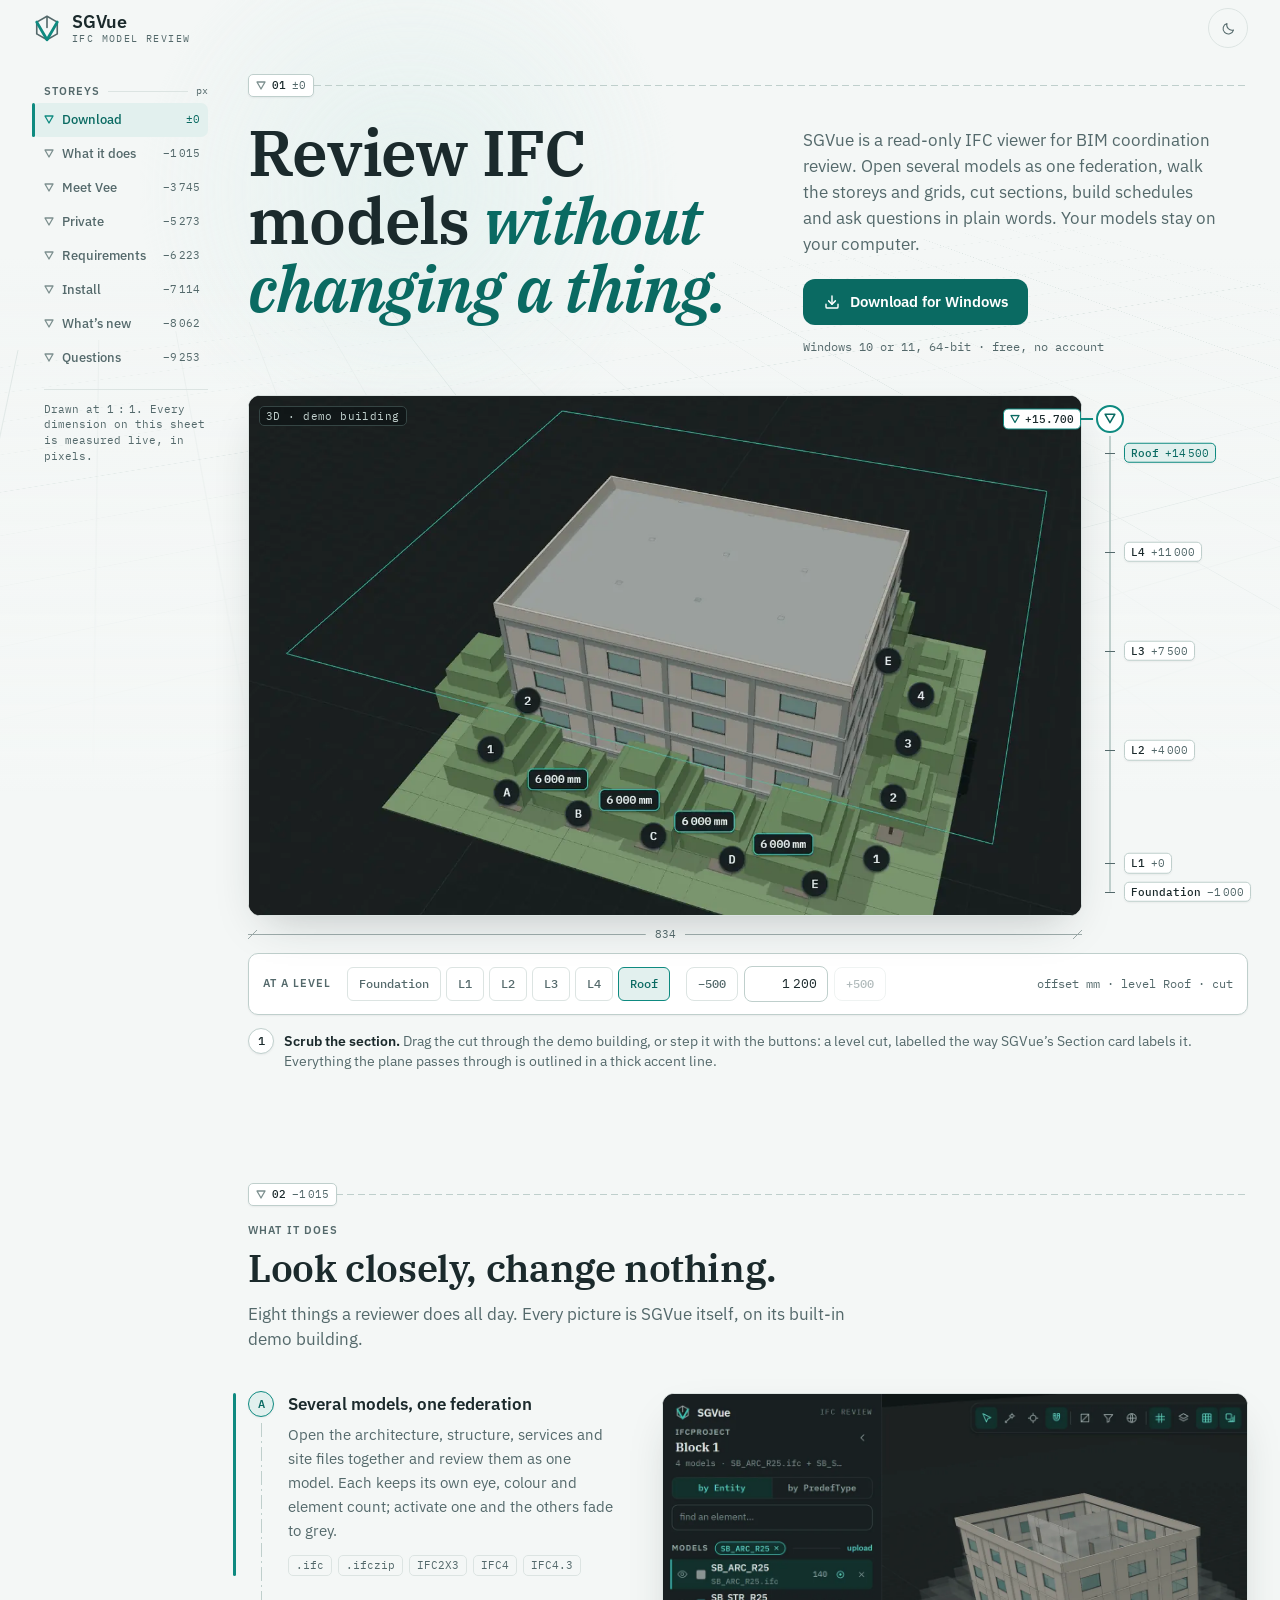
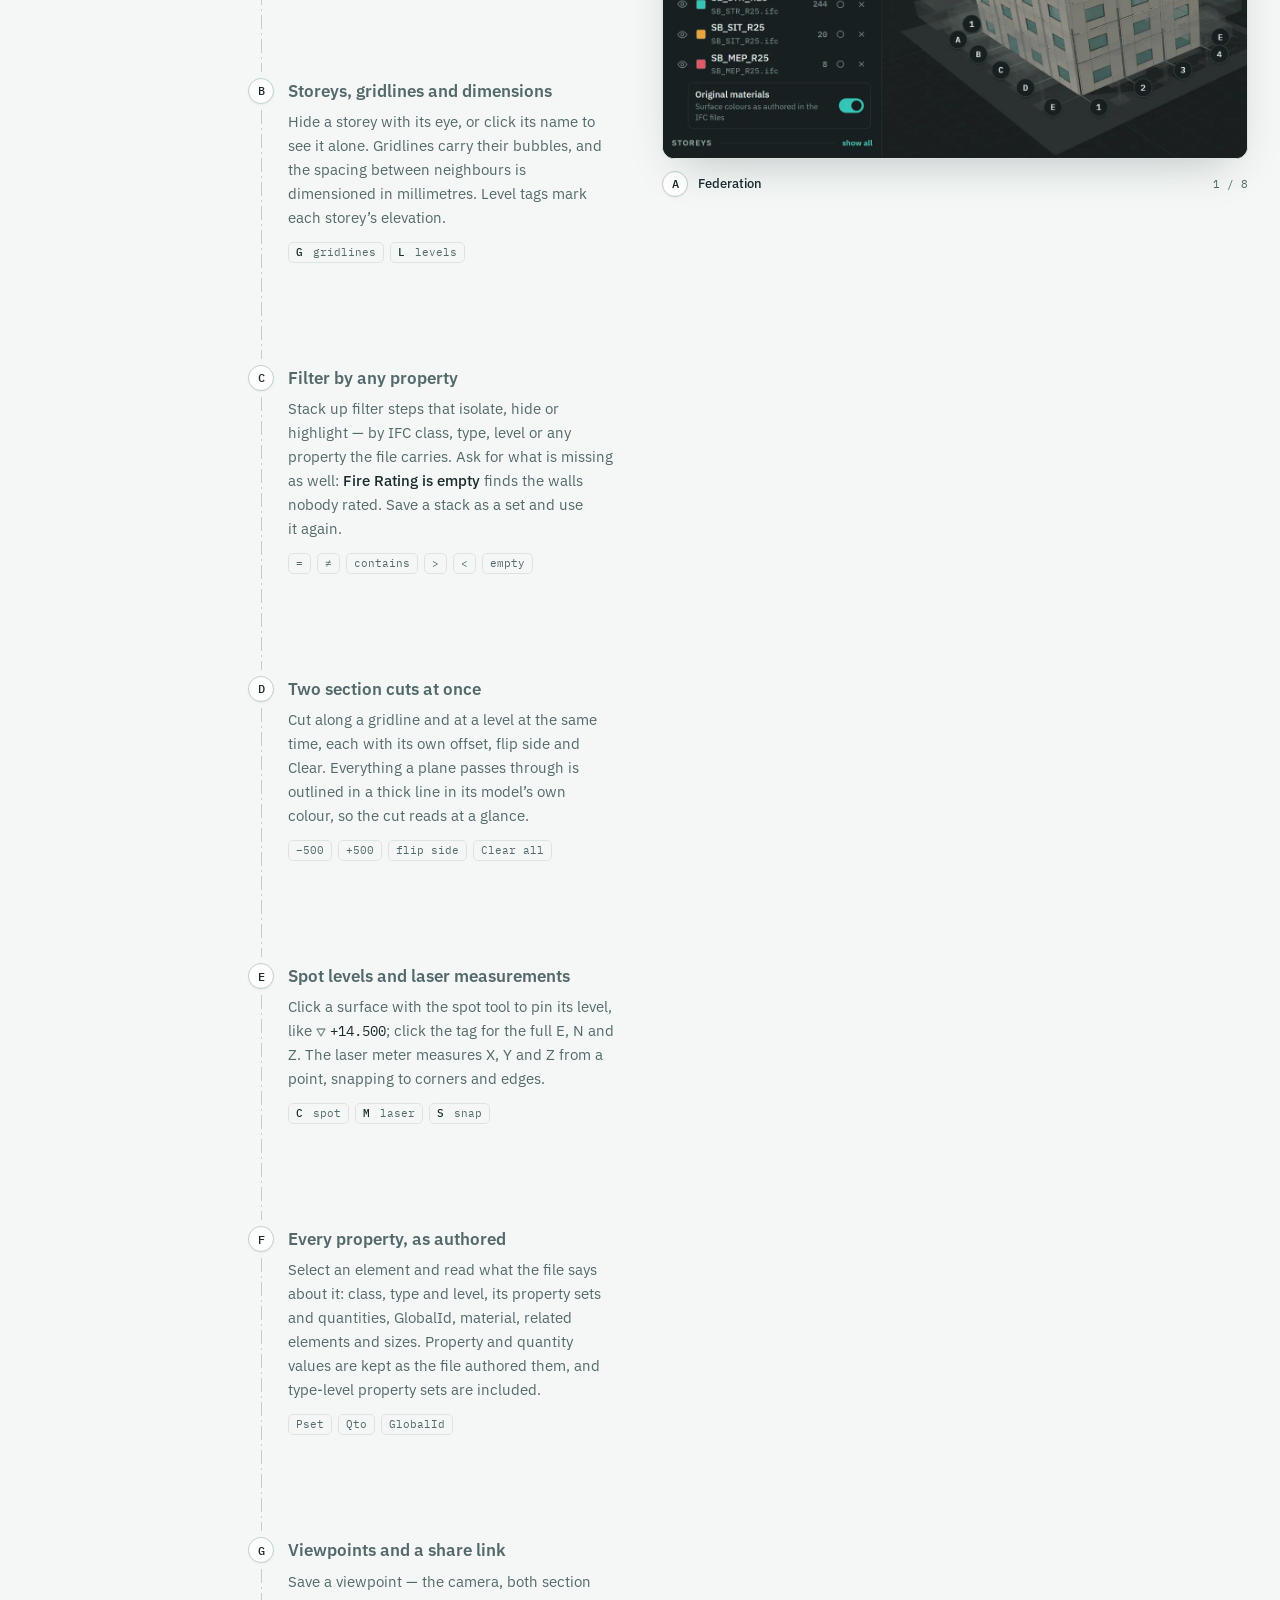
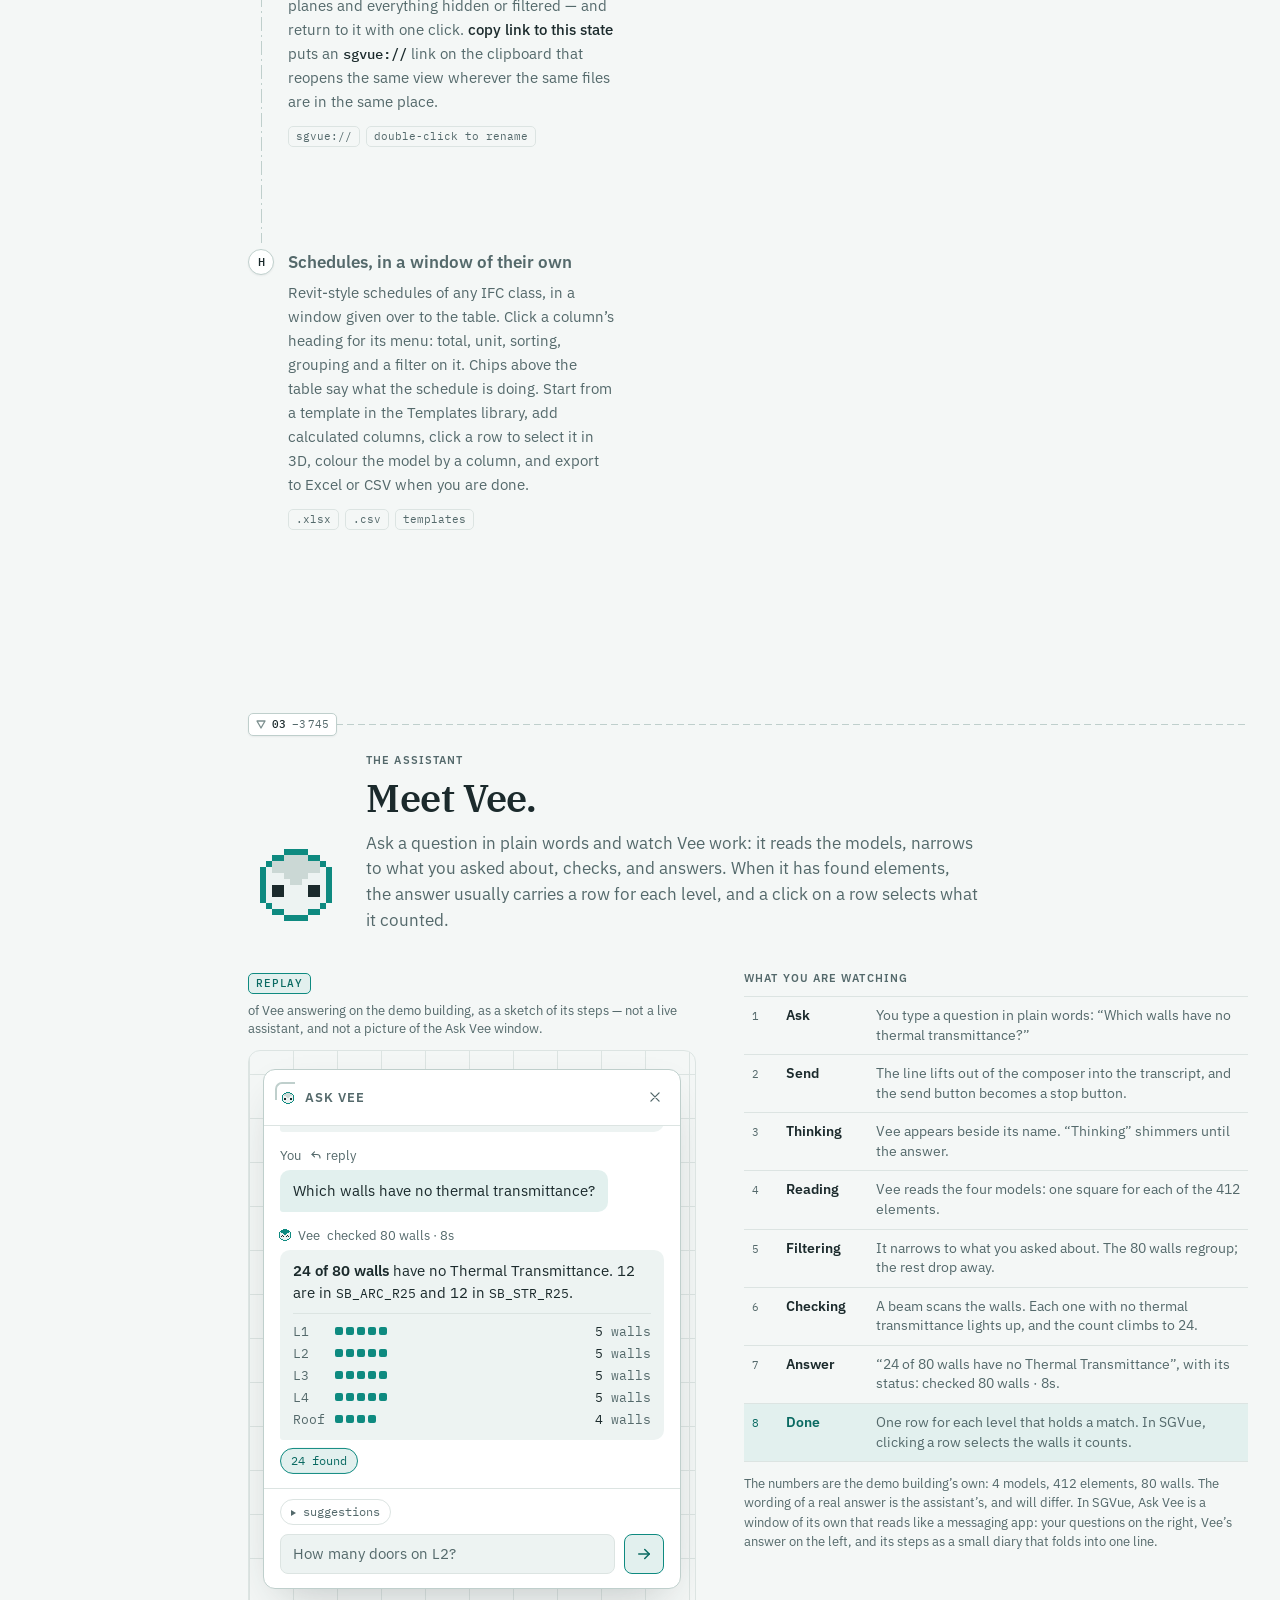
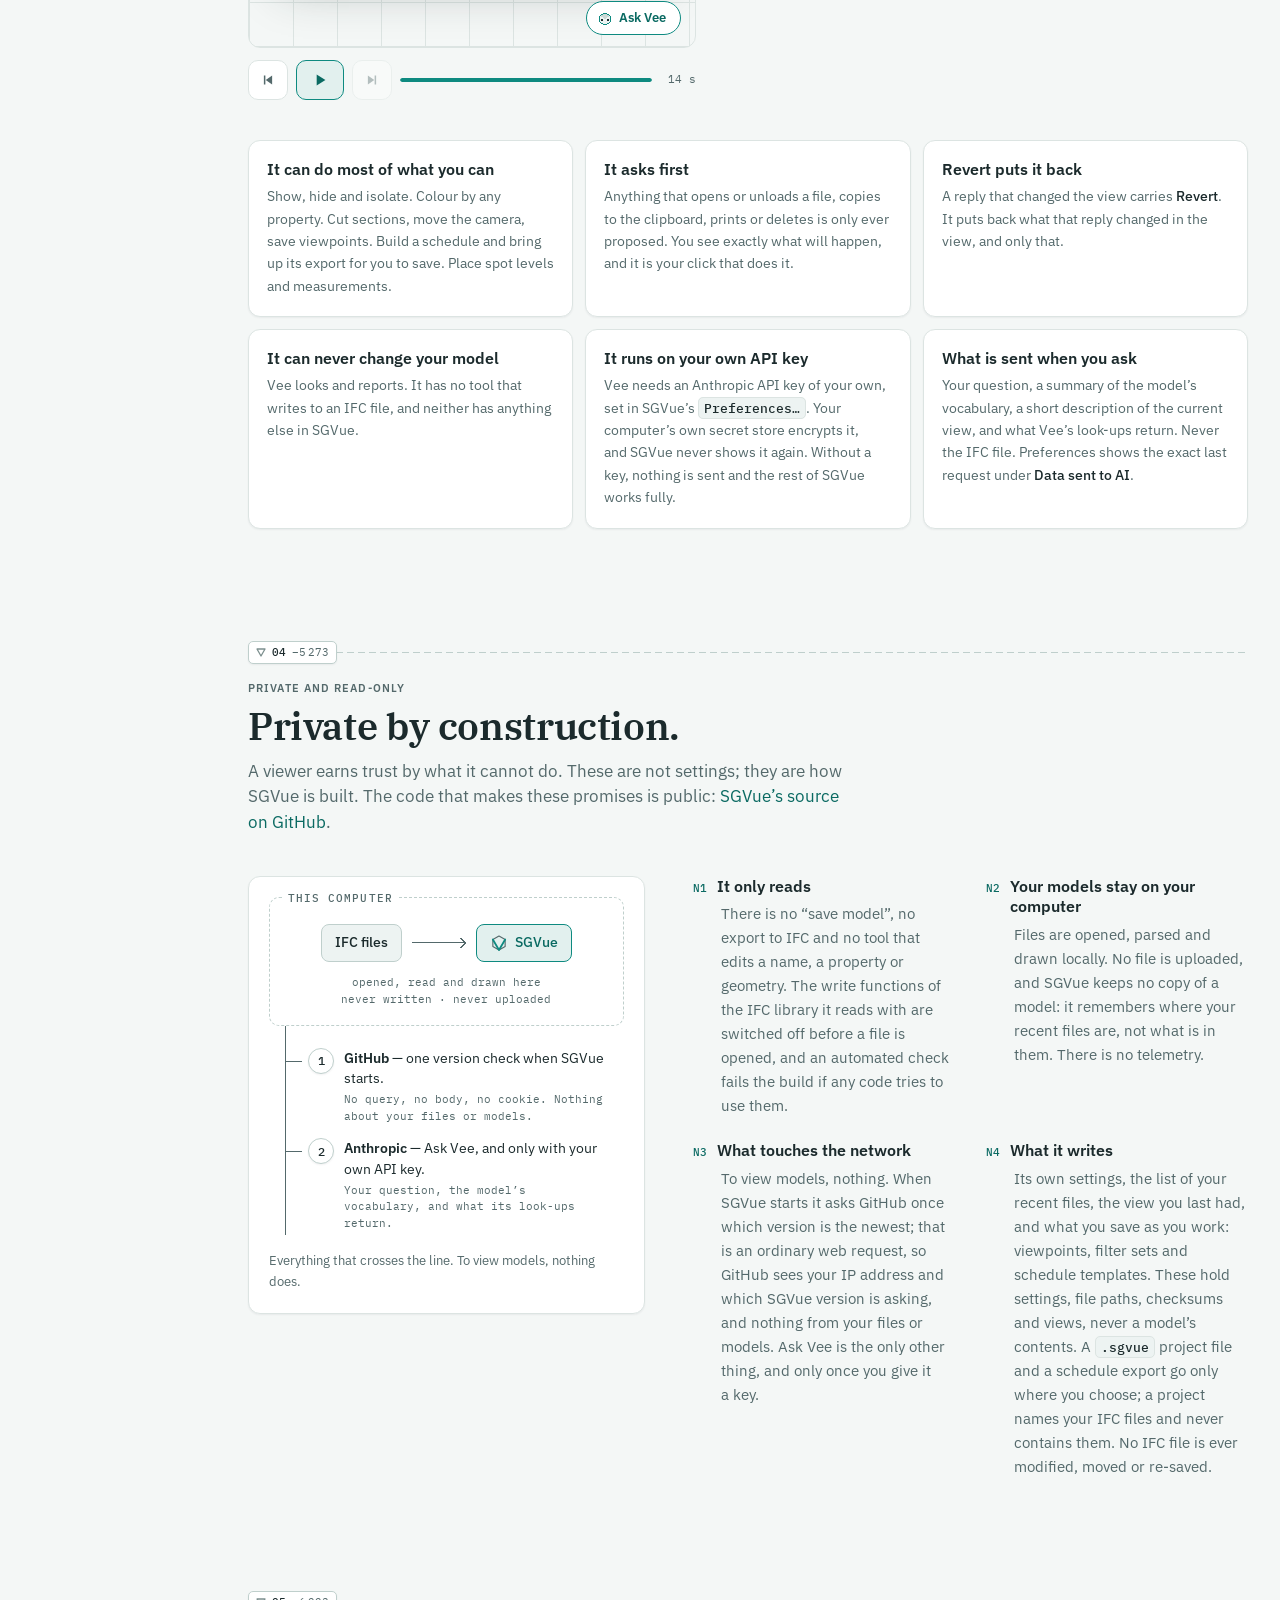
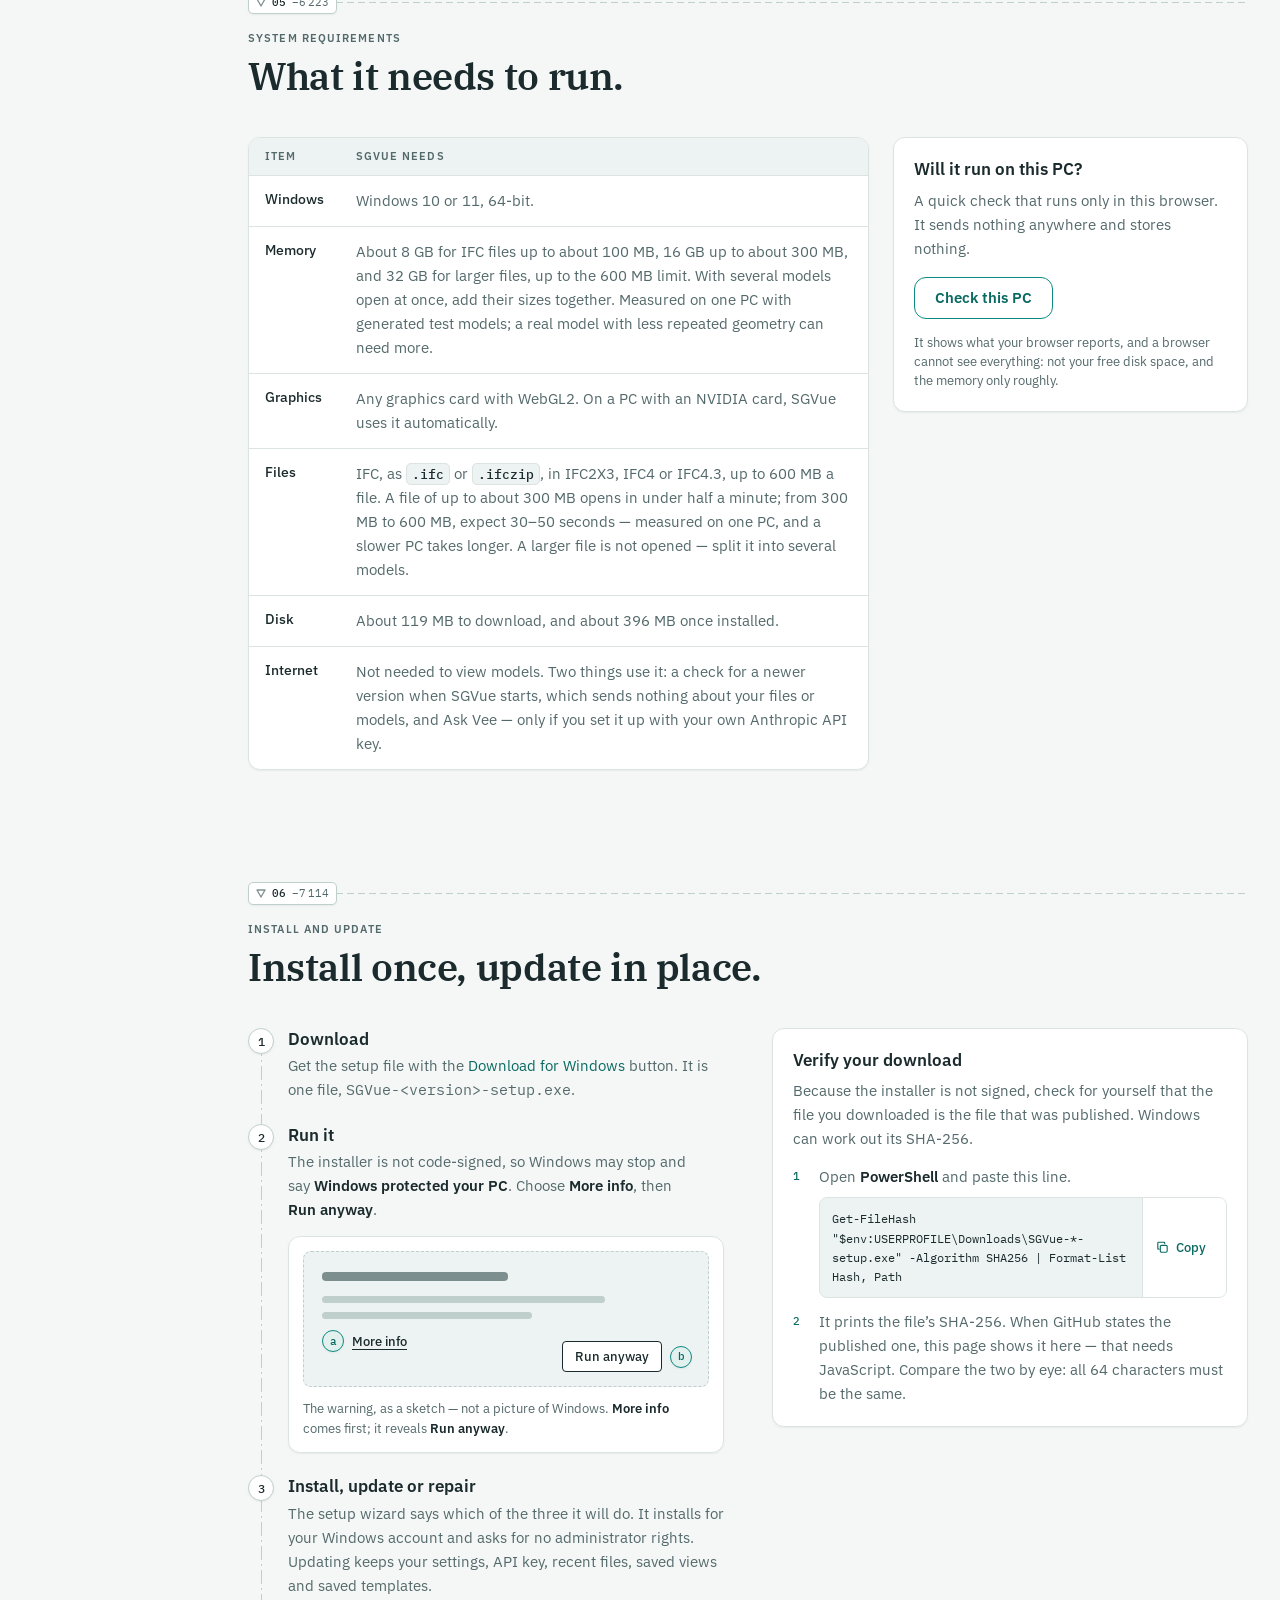
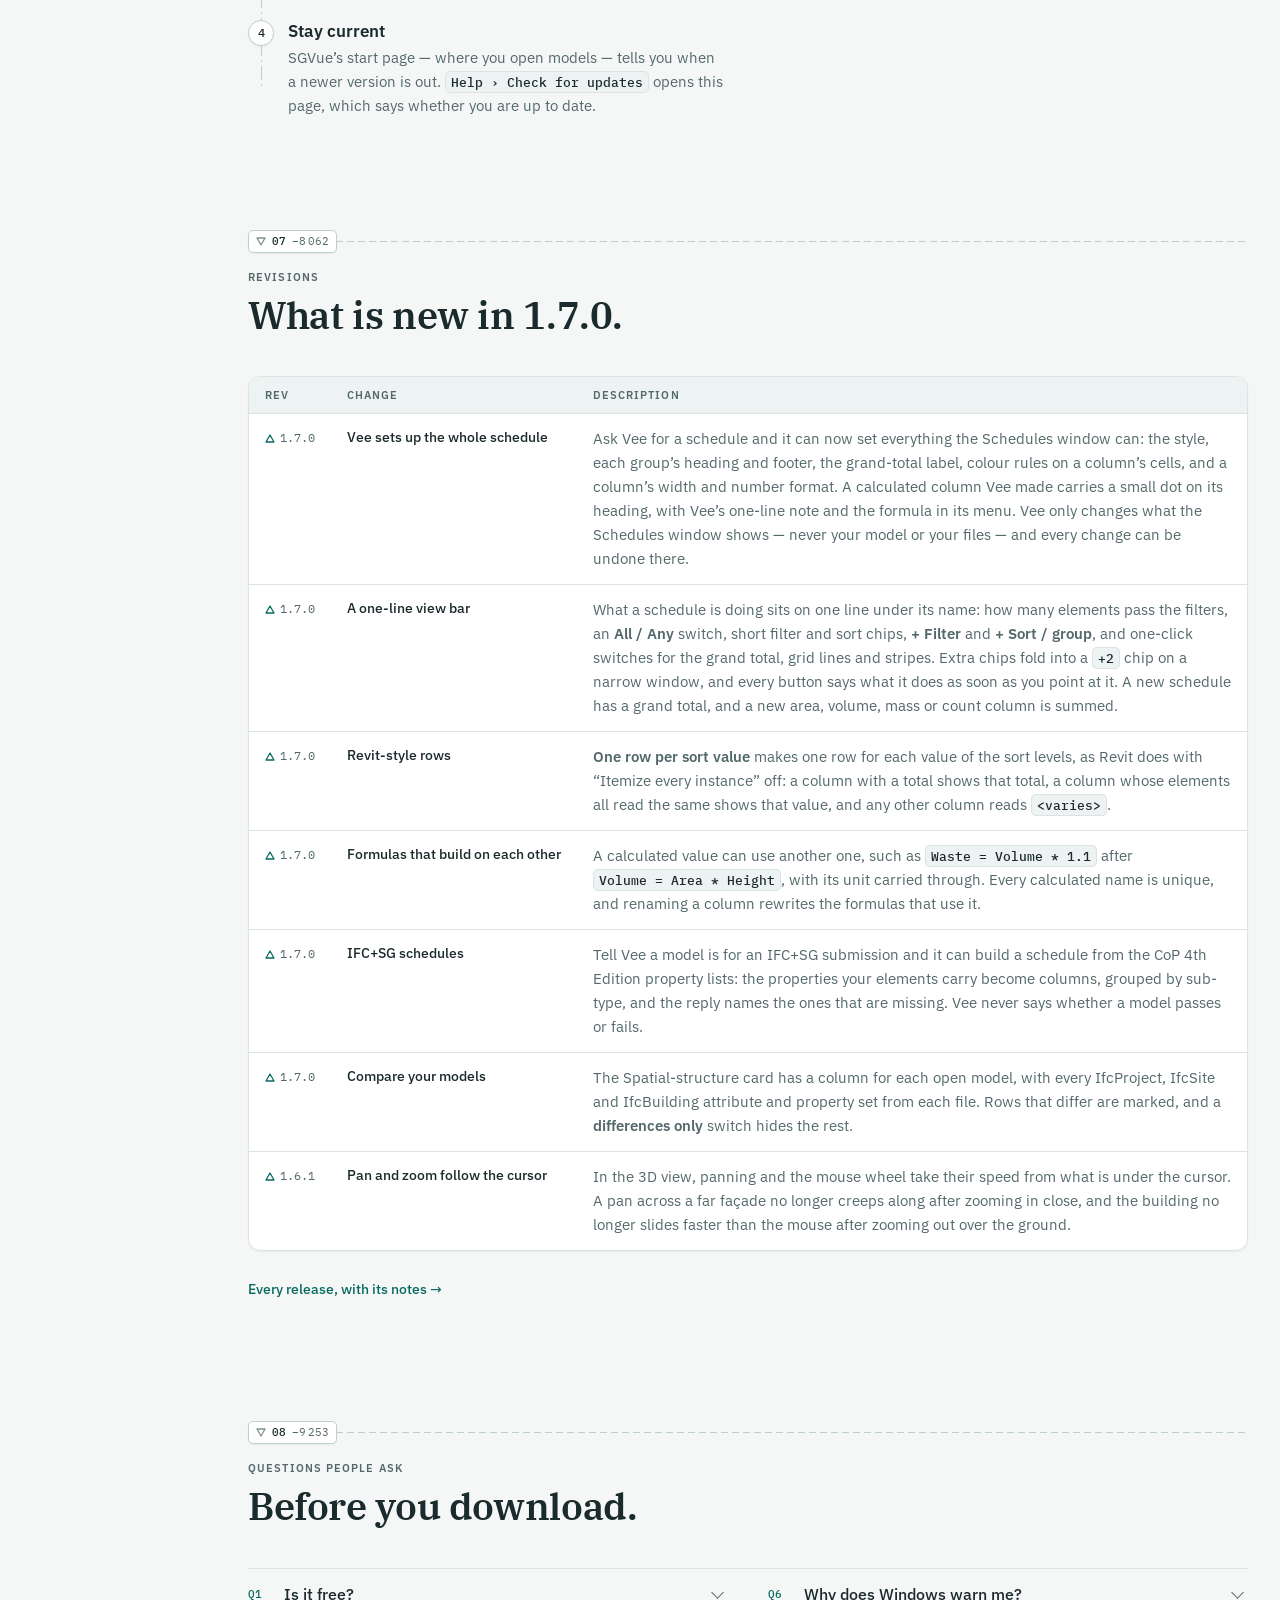
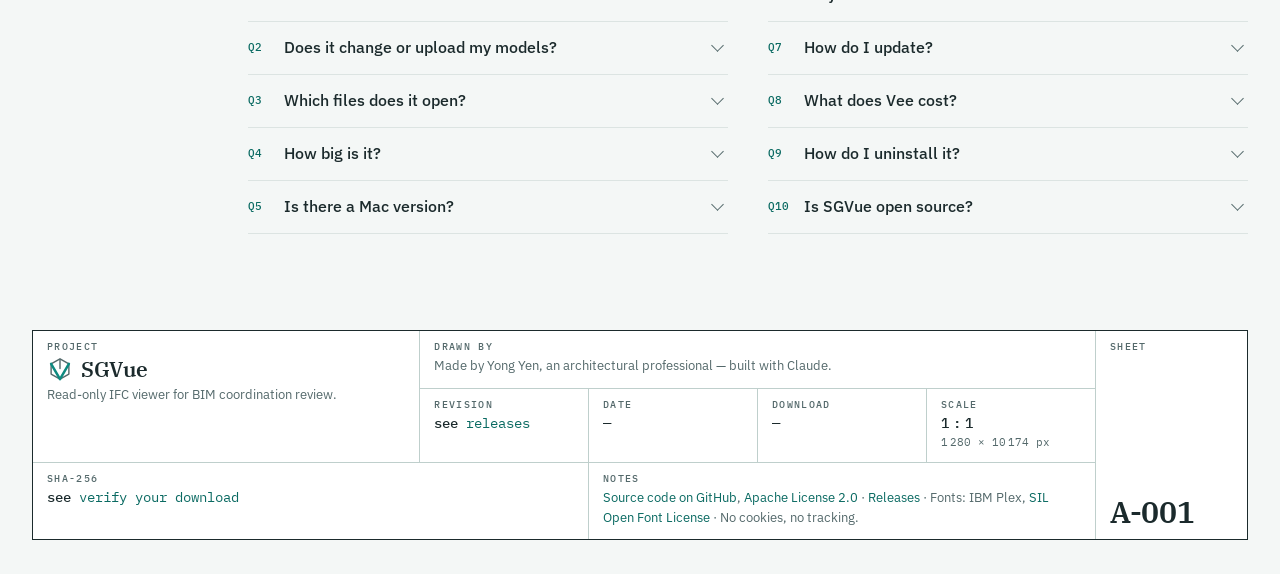
<file: index.html>
<!DOCTYPE html>
<html lang="en">
<head>
<meta charset="utf-8">
<meta name="viewport" content="width=device-width, initial-scale=1">
<meta http-equiv="Content-Security-Policy" content="default-src 'none'; script-src 'self'; style-src 'self'; img-src 'self'; font-src 'self'; connect-src https://api.github.com; base-uri 'none'; form-action 'none'">
<meta name="referrer" content="no-referrer">
<title>SGVue — read-only IFC viewer for BIM coordination review</title>
<meta name="description" content="SGVue is an open-source, read-only IFC viewer for Windows and Mac. Open several models as one federation, walk the storeys and grids, cut sections, build schedules and ask questions. Your models stay on your computer.">
<meta name="author" content="Yong Yen">
<meta name="theme-color" content="#F4F7F6" media="(prefers-color-scheme: light)">
<meta name="theme-color" content="#0F1516" media="(prefers-color-scheme: dark)">
<link rel="canonical" href="https://sgvue.github.io/">
<meta property="og:type" content="website">
<meta property="og:site_name" content="SGVue">
<meta property="og:url" content="https://sgvue.github.io/">
<meta property="og:title" content="SGVue — read-only IFC viewer for BIM coordination review">
<meta property="og:description" content="Open several models as one federation, walk the storeys and grids, cut sections, build schedules and ask questions. Your models stay on your computer.">
<meta property="og:image" content="https://sgvue.github.io/img/og.jpg">
<meta property="og:image:width" content="1200">
<meta property="og:image:height" content="630">
<meta property="og:image:alt" content="The SGVue viewer showing the demo building with its gridlines and dimensions.">
<meta property="og:locale" content="en_SG">
<meta name="twitter:card" content="summary_large_image">
<link rel="icon" href="favicon.ico" sizes="16x16 32x32 48x48">
<link rel="apple-touch-icon" href="apple-touch-icon.png">
<link rel="preload" href="fonts/ibm-plex-sans-latin-400-normal.woff2" as="font" type="font/woff2" crossorigin>
<link rel="preload" href="fonts/ibm-plex-serif-latin-600-normal.woff2" as="font" type="font/woff2" crossorigin>
<link rel="preload" href="fonts/ibm-plex-serif-latin-600-italic.woff2" as="font" type="font/woff2" crossorigin>
<link rel="stylesheet" href="site.css">
<script src="theme.js"></script>
<script defer src="shots.js"></script>
<script defer src="site.js"></script>
<script defer src="scrub.js"></script>
<script defer src="vee.js"></script>
<script defer src="replay.js"></script>
</head>
<body id="top">
<svg class="defs" width="0" height="0" aria-hidden="true" focusable="false">
  <symbol id="i-tri" viewBox="0 0 10 9"><path d="M1 1h8L5 8z" fill="none" stroke="currentColor" stroke-width="1.3" stroke-linejoin="round"/></symbol>
  <symbol id="i-dl" viewBox="0 0 24 24"><g fill="none" stroke="currentColor" stroke-width="1.9" stroke-linecap="round" stroke-linejoin="round"><path d="M12 4v11"/><path d="M7.5 10.5 12 15l4.5-4.5"/><path d="M4 15v3.5A1.5 1.5 0 0 0 5.5 20h13a1.5 1.5 0 0 0 1.5-1.5V15"/></g></symbol>
  <symbol id="i-check" viewBox="0 0 24 24"><path d="M5 13l4.5 4.5L19 7" fill="none" stroke="currentColor" stroke-width="2.6" stroke-linecap="round" stroke-linejoin="round"/></symbol>
  <symbol id="i-copy" viewBox="0 0 24 24"><g fill="none" stroke="currentColor" stroke-width="1.8" stroke-linecap="round" stroke-linejoin="round"><rect x="8.5" y="8.5" width="11" height="11" rx="2"/><path d="M15.5 5.5v-1a1 1 0 0 0-1-1h-9a1 1 0 0 0-1 1v9a1 1 0 0 0 1 1h1"/></g></symbol>
  <symbol id="i-play" viewBox="0 0 24 24"><path d="M8 5.5v13l10.5-6.5z" fill="currentColor"/></symbol>
  <symbol id="i-pause" viewBox="0 0 24 24"><path d="M7.5 5.5h3v13h-3zM13.5 5.5h3v13h-3z" fill="currentColor"/></symbol>
  <symbol id="i-prev" viewBox="0 0 24 24"><path d="M17.5 6v12L9 12zM6.5 6h2v12h-2z" fill="currentColor"/></symbol>
  <symbol id="i-next" viewBox="0 0 24 24"><path d="M6.5 6v12l8.5-6zM15.5 6h2v12h-2z" fill="currentColor"/></symbol>
  <symbol id="i-reply" viewBox="0 0 24 24"><g fill="none" stroke="currentColor" stroke-width="2.2" stroke-linecap="round" stroke-linejoin="round"><path d="M9 6 4 11l5 5"/><path d="M4 11h10a6 6 0 0 1 6 6v1"/></g></symbol>
  <symbol id="i-send" viewBox="0 0 24 24"><g fill="none" stroke="currentColor" stroke-width="2" stroke-linecap="round" stroke-linejoin="round"><path d="M5 12h14"/><path d="M13 6l6 6-6 6"/></g></symbol>
  <symbol id="i-x" viewBox="0 0 24 24"><path d="M5 5l14 14M19 5 5 19" fill="none" stroke="currentColor" stroke-width="2.2" stroke-linecap="round"/></symbol>
</svg>

<a class="skip" href="#main">Skip to content</a>
<div class="backdrop" aria-hidden="true"><div class="plane"></div><div class="glow"></div><div class="fade"></div></div>

<header class="bar">
  <div class="bar-in">
    <a class="lockup" href="#top" aria-label="SGVue, top of the page">
      <svg class="mark" width="30" height="30" viewBox="0 0 24 24" fill="none" aria-hidden="true"><path class="o" d="M12 2.6 20.2 7.3v9.4L12 21.4 3.8 16.7V7.3z" stroke-width="1.3" stroke-linejoin="round"/><path class="o" d="M12 3.4v8.2" stroke-width="1.3" stroke-linecap="round"/><path class="v" d="M3.8 7.3 12 21.4 20.2 7.3" stroke-width="2.3" stroke-linejoin="round" stroke-linecap="round"/></svg>
      <span><span class="word">SGVue</span><span class="kind">IFC model review</span></span>
    </a>
    <span class="bar-gap"></span>
    <span class="bar-rel" data-release aria-hidden="true"></span>
    <a class="btn btn-s bar-dl" data-download href="https://github.com/sgvue/releases/releases/latest">
      <svg width="16" height="16" aria-hidden="true"><use href="#i-dl"/></svg>
      <span>Download<span class="bar-dl-os"> for <span data-dl-os>Windows</span><span class="bar-dl-chip" data-dl-chip></span></span></span>
    </a>
    <button class="theme" id="theme" type="button" aria-label="Switch theme">
      <svg class="sun" width="15" height="15" viewBox="0 0 24 24" fill="none" stroke="currentColor" stroke-width="1.7" stroke-linecap="round" stroke-linejoin="round" aria-hidden="true"><circle cx="12" cy="12" r="4.2"/><path d="M12 2.5v2.2M12 19.3v2.2M2.5 12h2.2M19.3 12h2.2M5.3 5.3l1.6 1.6M17.1 17.1l1.6 1.6M18.7 5.3l-1.6 1.6M6.9 17.1l-1.6 1.6"/></svg>
      <svg class="moon" width="15" height="15" viewBox="0 0 24 24" fill="none" stroke="currentColor" stroke-width="1.7" stroke-linecap="round" stroke-linejoin="round" aria-hidden="true"><path d="M20 14.5A8.5 8.5 0 0 1 9.5 4a8.5 8.5 0 1 0 10.5 10.5z"/></svg>
    </button>
  </div>
</header>

<div class="sheet">
  <nav class="ladder" aria-label="On this page">
    <p class="ladder-h" aria-hidden="true">Storeys<span class="ladder-u">px</span></p>
    <ol id="ladder">
      <li><a href="#top"><svg class="tri" width="10" height="9" aria-hidden="true"><use href="#i-tri"/></svg><span>Download</span><span class="ladder-e" data-elev="hero" aria-hidden="true"></span></a></li>
      <li><a href="#tour"><svg class="tri" width="10" height="9" aria-hidden="true"><use href="#i-tri"/></svg><span>What it does</span><span class="ladder-e" data-elev="tour" aria-hidden="true"></span></a></li>
      <li><a href="#vee"><svg class="tri" width="10" height="9" aria-hidden="true"><use href="#i-tri"/></svg><span>Meet Vee</span><span class="ladder-e" data-elev="vee" aria-hidden="true"></span></a></li>
      <li><a href="#private"><svg class="tri" width="10" height="9" aria-hidden="true"><use href="#i-tri"/></svg><span>Private</span><span class="ladder-e" data-elev="private" aria-hidden="true"></span></a></li>
      <li><a href="#needs"><svg class="tri" width="10" height="9" aria-hidden="true"><use href="#i-tri"/></svg><span>Requirements</span><span class="ladder-e" data-elev="needs" aria-hidden="true"></span></a></li>
      <li><a href="#install"><svg class="tri" width="10" height="9" aria-hidden="true"><use href="#i-tri"/></svg><span>Install</span><span class="ladder-e" data-elev="install" aria-hidden="true"></span></a></li>
      <li><a href="#new"><svg class="tri" width="10" height="9" aria-hidden="true"><use href="#i-tri"/></svg><span>What’s new</span><span class="ladder-e" data-elev="new" aria-hidden="true"></span></a></li>
      <li><a href="#faq"><svg class="tri" width="10" height="9" aria-hidden="true"><use href="#i-tri"/></svg><span>Questions</span><span class="ladder-e" data-elev="faq" aria-hidden="true"></span></a></li>
    </ol>
    <p class="ladder-note" aria-hidden="true">Drawn at 1&#8239;:&#8239;1. Every dimension on this sheet is measured live, in pixels.</p>
  </nav>

  <main id="main">
    <div class="banner" id="update" role="status" aria-live="polite" hidden></div>

    <!-- ─────────────── 01 · the hero: download, and scrub the section ─────────────── -->
    <section class="hero" id="hero" data-level aria-labelledby="title">
      <div class="lvl lvl-top">
        <p class="lvl-tag" aria-hidden="true"><svg class="tri" width="10" height="9"><use href="#i-tri"/></svg><b>01</b><span data-elev="hero">±0</span></p>
      </div>
      <div class="hero-head">
        <h1 id="title">Review IFC models <em>without changing a thing.</em></h1>
        <div class="hero-side">
          <p class="lede">SGVue is a read-only IFC viewer for BIM coordination review. Open several models as one federation, walk the storeys and grids, cut sections, build schedules and ask questions in plain words. Your models stay on your computer.</p>
          <!-- Without JavaScript, or without an answer from GitHub, the button is a plain link to the
               latest release's page (all its files) — except on a Mac, where a note takes its place.
               With both, site.js points it at the one file for this computer, or puts a note in its
               place (dl-note); the one quiet link under it is site.js's "Other downloads" (dl-sub). -->
          <div class="cta" id="cta">
            <a class="btn" data-download href="https://github.com/sgvue/releases/releases/latest">
              <svg width="18" height="18" aria-hidden="true"><use href="#i-dl"/></svg>
              <span data-dl-label>Download for Windows</span>
            </a>
          </div>
          <p class="dl-note" id="dl-note" hidden></p>
          <p class="dl-sub" id="dl-sub" hidden></p>
          <p class="meta" id="dl-meta"><span data-release></span><span data-req-line>Windows 10 or 11, <span class="nb">64-bit</span></span><span>free, no account</span></p>
        </div>
      </div>

      <figure class="scrub" id="scrub">
        <div class="stage">
          <!-- The first frame of the flipbook (shots.js `start`): a capture of SGVue's 3D canvas alone. -->
          <picture>
            <img id="cut-img" src="img/cut/dark/z15700-1280.webp" srcset="img/cut/dark/z15700-640.webp 640w, img/cut/dark/z15700-1280.webp 1280w" sizes="(min-width: 1344px) 898px, (min-width: 1200px) calc(100vw - 446px), (min-width: 720px) calc(100vw - 230px), 50vw" width="1280" height="800" fetchpriority="high" alt="The demo building in SGVue’s 3D view: four storeys among trees, with grid bubbles A to E and 1 to 4 and a 6 000 mm dimension between neighbouring gridlines. A section plane, outlined in teal, stands just above the roof and cuts nothing yet.">
          </picture>
          <span class="stage-tag" aria-hidden="true">3D · demo building</span>
        </div>

        <p class="dim" aria-hidden="true"><b data-measure="stage"></b></p>

        <div class="cut-ladder" id="cut-ladder" hidden>
          <input class="cut-range" id="cut-range" type="range" min="0" max="31" step="1" value="31" aria-label="Height of the section cut">
          <span class="cut-rail" aria-hidden="true"></span>
          <span class="cut-ticks" id="cut-ticks" aria-hidden="true"></span>
          <span class="cut-handle" id="cut-handle" aria-hidden="true">
            <span class="cut-knob"><svg width="12" height="11"><use href="#i-tri"/></svg></span>
            <span class="cut-read" id="cut-read"></span>
          </span>
        </div>

        <div class="cut-card" id="cut-card" role="group" aria-label="Section at a level" hidden>
          <span class="cut-h">At a level</span>
          <span class="chips" id="cut-chips"></span>
          <span class="nudge">
            <button type="button" id="cut-down" aria-label="Lower the cut by 500 millimetres">−500</button>
            <output id="cut-off" for="cut-range" aria-label="Offset in millimetres">1&#8201;200</output>
            <button type="button" id="cut-up" aria-label="Raise the cut by 500 millimetres">+500</button>
          </span>
          <span class="cut-sum" id="cut-sum">offset mm · level Roof · cut</span>
        </div>

        <figcaption class="cap">
          <span class="bubble" aria-hidden="true">1</span>
          <span class="js-only"><strong>Scrub the section.</strong> Drag the cut through the demo building, or step it with the buttons: a level cut, labelled the way SGVue’s Section card labels it. Everything the plane passes through is outlined in a thick accent line.</span>
          <span class="nojs-only"><strong>The demo building in SGVue’s 3D view.</strong> With JavaScript on, this picture becomes a section cut you can move through the storeys.</span>
        </figcaption>
      </figure>

      <nav class="jump" aria-label="On this page">
        <a href="#tour"><svg class="tri" width="10" height="9" aria-hidden="true"><use href="#i-tri"/></svg>What it does</a>
        <a href="#vee"><svg class="tri" width="10" height="9" aria-hidden="true"><use href="#i-tri"/></svg>Meet Vee</a>
        <a href="#private"><svg class="tri" width="10" height="9" aria-hidden="true"><use href="#i-tri"/></svg>Private</a>
        <a href="#needs"><svg class="tri" width="10" height="9" aria-hidden="true"><use href="#i-tri"/></svg>Requirements</a>
        <a href="#install"><svg class="tri" width="10" height="9" aria-hidden="true"><use href="#i-tri"/></svg>Install</a>
        <a href="#new"><svg class="tri" width="10" height="9" aria-hidden="true"><use href="#i-tri"/></svg>What’s new</a>
        <a href="#faq"><svg class="tri" width="10" height="9" aria-hidden="true"><use href="#i-tri"/></svg>Questions</a>
      </nav>
    </section>

    <!-- ─────────────── 02 · the tour ─────────────── -->
    <section class="sec" id="tour" data-level aria-labelledby="h-tour">
      <header class="lvl">
        <p class="lvl-tag" aria-hidden="true"><svg class="tri" width="10" height="9"><use href="#i-tri"/></svg><b>02</b><span data-elev="tour"></span></p>
        <p class="eyebrow">What it does</p>
        <h2 id="h-tour">Look closely, change nothing.</h2>
        <p class="sub">Eight things a reviewer does all day. Every picture is SGVue itself, on its built-in demo building.</p>
      </header>

      <div class="tour" id="tour-root">
        <ol class="feats">
          <li class="feat" id="t-federation" data-name="Federation">
            <div class="feat-copy">
              <span class="bubble" aria-hidden="true">A</span>
              <h3>Several models, one federation</h3>
              <p>Open the architecture, structure, services and site files together and review them as one model. Each keeps its own eye, colour and element count; activate one and the others fade to grey.</p>
              <p class="spec"><span>.ifc</span><span>.ifczip</span><span>IFC2X3</span><span>IFC4</span><span>IFC4.3</span></p>
            </div>
            <figure class="feat-shot shot"><img src="img/tour-federation.webp" width="1280" height="800" loading="lazy" decoding="async" alt="SGVue’s sidebar on the demo building: four models with their element counts — SB_ARC_R25 140, SB_STR_R25 244, SB_SIT_R25 20, SB_MEP_R25 8. The architecture model is activated, so the 3D view draws its walls and windows in full and the other three models ghosted."></figure>
          </li>
          <li class="feat" id="t-grids" data-name="Storeys and grids">
            <div class="feat-copy">
              <span class="bubble" aria-hidden="true">B</span>
              <h3>Storeys, gridlines and dimensions</h3>
              <p>Hide a storey with its eye, or click its name to see it alone. Gridlines carry their bubbles, and the spacing between neighbours is dimensioned in millimetres. Level tags mark each storey’s elevation.</p>
              <p class="spec"><span><kbd>G</kbd> gridlines</span><span><kbd>L</kbd> levels</span></p>
            </div>
            <figure class="feat-shot shot"><img src="img/tour-grids.webp" width="1280" height="800" loading="lazy" decoding="async" alt="The demo building in 3D with grid bubbles A to E and 1 to 4, a 6 000 mm dimension between neighbouring gridlines, and a level tag for each storey, from Foundation −1 000 to Roof +14 500."></figure>
          </li>
          <li class="feat" id="t-filter" data-name="Filter stack">
            <div class="feat-copy">
              <span class="bubble" aria-hidden="true">C</span>
              <h3>Filter by any property</h3>
              <p>Stack up filter steps that isolate, hide or highlight — by IFC class, type, level or any property the file carries. Ask for what is missing as well: <em>Fire Rating is empty</em> finds the walls nobody rated. Save a stack as a set and use it again.</p>
              <p class="spec"><span>=</span><span>≠</span><span>contains</span><span>&gt;</span><span>&lt;</span><span>empty</span></p>
            </div>
            <figure class="feat-shot shot"><img src="img/tour-filter.webp" width="1280" height="800" loading="lazy" decoding="async" alt="The Filter card with one step, highlight IfcEntity = IfcWindow, 55 of 412 match: all 55 windows of the demo building are drawn in teal and the rest is ghosted."></figure>
          </li>
          <li class="feat" id="t-sections" data-name="Two section cuts">
            <div class="feat-copy">
              <span class="bubble" aria-hidden="true">D</span>
              <h3>Two section cuts at once</h3>
              <p>Cut along a gridline and at a level at the same time, each with its own offset, flip side and Clear. Everything a plane passes through is outlined in a thick line in its model’s own colour, so the cut reads at a glance.</p>
              <p class="spec"><span>−500</span><span>+500</span><span>flip side</span><span>Clear all</span></p>
            </div>
            <figure class="feat-shot shot"><img src="img/tour-sections.webp" width="1280" height="800" loading="lazy" decoding="async" alt="The Section card with two cuts on at once, along gridline C and at level L3. Half of the demo building is cut away, and the walls, slabs and columns the two planes pass through are outlined in a thick teal line."></figure>
          </li>
          <li class="feat" id="t-measure" data-name="Spot levels and laser">
            <div class="feat-copy">
              <span class="bubble" aria-hidden="true">E</span>
              <h3>Spot levels and laser measurements</h3>
              <p>Click a surface with the spot tool to pin its level, like <span class="lv"><svg class="tri" width="10" height="9" aria-hidden="true"><use href="#i-tri"/></svg>+14.500</span>; click the tag for the full E, N and Z. The laser meter measures X, Y and Z from a point, snapping to corners and edges.</p>
              <p class="spec"><span><kbd>C</kbd> spot</span><span><kbd>M</kbd> laser</span><span><kbd>S</kbd> snap</span></p>
            </div>
            <figure class="feat-shot shot"><img src="img/tour-measure.webp" width="1280" height="800" loading="lazy" decoding="async" alt="A spot level tag reading +14.500 on the roof of the demo building, and a laser measurement across the roof reading X 24 200 mm and Y 18 200 mm."></figure>
          </li>
          <li class="feat" id="t-properties" data-name="Properties">
            <div class="feat-copy">
              <span class="bubble" aria-hidden="true">F</span>
              <h3>Every property, as authored</h3>
              <p>Select an element and read what the file says about it: class, type and level, its property sets and quantities, GlobalId, material, related elements and sizes. Property and quantity values are kept as the file authored them, and type-level property sets are included.</p>
              <p class="spec"><span>Pset</span><span>Qto</span><span>GlobalId</span></p>
            </div>
            <figure class="feat-shot shot"><img src="img/tour-properties.webp" width="1280" height="800" loading="lazy" decoding="async" alt="A selected wall, Ext Wall S D-E L4, with its dimensions drawn on it — 5 600, 3 300 and 200 mm — beside its property card: IfcWall, SOLIDWALL, EW 200 Brick, level L4, and the Wall Common property set."></figure>
          </li>
          <li class="feat" id="t-views" data-name="Viewpoints">
            <div class="feat-copy">
              <span class="bubble" aria-hidden="true">G</span>
              <h3>Viewpoints and a share link</h3>
              <p>Save a viewpoint — the camera, both section planes and everything hidden or filtered — and return to it with one click. <em>copy link to this state</em> puts an <code>sgvue://</code> link on the clipboard that reopens the same view wherever the same files are in the same place.</p>
              <p class="spec"><span>sgvue://</span><span>double-click to rename</span></p>
            </div>
            <figure class="feat-shot shot"><img src="img/tour-views.webp" width="1280" height="800" loading="lazy" decoding="async" alt="The Viewpoints card with two saved views, Viewpoint 1 in 3D and Viewpoint 2 from the top, and ‘copy link to this state’, beside the demo building in plan with its grid bubbles and 6 000 mm dimensions."></figure>
          </li>
          <li class="feat" id="t-schedules" data-name="Schedules">
            <div class="feat-copy">
              <span class="bubble" aria-hidden="true">H</span>
              <h3>Schedules, in a window of their own</h3>
              <p>Revit-style schedules of any IFC class, in a window given over to the table. Click a column’s heading for its menu: total, unit, sorting, grouping and a filter on it. Chips above the table say what the schedule is doing. Start from a template in the Templates library, add calculated columns, click a row to select it in 3D, colour the model by a column, and export to Excel or CSV when you are done.</p>
              <p class="spec"><span>.xlsx</span><span>.csv</span><span>templates</span></p>
            </div>
            <figure class="feat-shot shot"><img src="img/tour-schedules.webp" width="1280" height="800" loading="lazy" decoding="async" alt="The Schedules window on the demo building: a Window Schedule of 55 windows with model, level, family, type and area columns, and one row selected. Chips above the table read + Filter, + Sort / group, 9 of 26 fields, Every instance and Style. The left panel lists the IFC classes with their counts, and the Templates library."></figure>
          </li>
        </ol>
        <div class="tour-stage" id="tour-stage" aria-hidden="true" hidden>
          <div class="tour-frame shot" id="tour-frame"></div>
          <p class="tour-cap"><span class="bubble" id="tour-key">A</span><span id="tour-name">Federation</span><span class="tour-n" id="tour-n">1 / 8</span></p>
        </div>
      </div>
    </section>

    <!-- ─────────────── 03 · Vee ─────────────── -->
    <section class="sec" id="vee" data-level aria-labelledby="h-vee">
      <header class="lvl lvl-vee">
        <p class="lvl-tag" aria-hidden="true"><svg class="tri" width="10" height="9"><use href="#i-tri"/></svg><b>03</b><span data-elev="vee"></span></p>
        <canvas class="vee vee-big" id="vee-big" data-vee="idle" data-cell="6" data-offset="5" width="16" height="16" aria-hidden="true"></canvas>
        <div>
          <p class="eyebrow">The assistant</p>
          <h2 id="h-vee">Meet Vee.</h2>
          <p class="sub">Ask a question in plain words and watch Vee work: it reads the models, narrows to what you asked about, checks, and answers. When it has found elements, the answer usually carries a row for each level, and a click on a row selects what it counted.</p>
        </div>
      </header>

      <div class="vee-grid">
        <div class="replay" id="replay">
          <p class="replay-flag"><span class="flag">Replay</span> of Vee answering on the demo building, as a sketch of its steps — not a live assistant, and not a picture of the Ask Vee window.</p>
          <div class="rp-stage">
            <div class="rp" id="rp">
              <div class="rp-head">
                <span class="rp-corner" aria-hidden="true"></span>
                <canvas class="vee" data-vee="idle" data-cell="1.33" data-offset="5" width="16" height="16" aria-hidden="true"></canvas>
                <span class="rp-title">Ask Vee</span>
                <svg class="rp-x" width="14" height="14" aria-hidden="true"><use href="#i-x"/></svg>
              </div>
              <div class="rp-thread" id="rp-thread">
                <div class="rp-scroll" id="rp-scroll">
                  <div class="rp-row" data-r="boot">
                    <p class="rp-label"><canvas class="vee" data-vee="idle" data-cell="1.2" data-offset="11" width="16" height="16" aria-hidden="true"></canvas><span>Vee</span><span class="rp-re" aria-hidden="true"><svg width="12" height="12"><use href="#i-reply"/></svg>reply</span></p>
                    <p class="rp-bubble">4 models, 412 elements, 6 storeys. No data-completeness issues found.</p>
                  </div>
                  <div class="rp-row rp-you" data-r="you">
                    <p class="rp-label" data-r="you-label"><span>You</span><span class="rp-re" aria-hidden="true"><svg width="12" height="12"><use href="#i-reply"/></svg>reply</span></p>
                    <p class="rp-bubble rp-q" data-r="you-bubble"><span data-r="q">Which walls have no thermal transmittance?</span></p>
                  </div>
                  <div class="rp-row" data-r="ans">
                    <p class="rp-label" data-r="ans-label"><canvas class="vee" id="rp-vee" data-vee="done" data-cell="1.2" data-offset="0" width="16" height="16" aria-hidden="true"></canvas><span>Vee</span><span class="rp-status"><span class="rp-think" data-r="thinking" aria-hidden="true">Thinking</span><span class="rp-done" data-r="status">checked 80 walls · 8s</span></span></p>
                    <div class="rp-bubble rp-a" data-r="bubble">
                      <canvas class="rp-mx" data-r="mx" width="2" height="2" aria-hidden="true"></canvas>
                      <div class="rp-tick" data-r="ticker" aria-hidden="true"></div>
                      <p class="rp-text" data-r="text"><strong>24 of 80 walls</strong> have no Thermal Transmittance. 12 are in <code>SB_ARC_R25</code> and 12 in <code>SB_STR_R25</code>.</p>
                      <span class="rp-rule" data-r="rule" aria-hidden="true"></span>
                      <ul class="rp-rows" data-r="rows">
                        <li><span class="rp-lv">L1</span><span class="rp-cells" aria-hidden="true"><i></i><i></i><i></i><i></i><i></i></span><span class="rp-n"><b>5</b> walls</span></li>
                        <li><span class="rp-lv">L2</span><span class="rp-cells" aria-hidden="true"><i></i><i></i><i></i><i></i><i></i></span><span class="rp-n"><b>5</b> walls</span></li>
                        <li><span class="rp-lv">L3</span><span class="rp-cells" aria-hidden="true"><i></i><i></i><i></i><i></i><i></i></span><span class="rp-n"><b>5</b> walls</span></li>
                        <li><span class="rp-lv">L4</span><span class="rp-cells" aria-hidden="true"><i></i><i></i><i></i><i></i><i></i></span><span class="rp-n"><b>5</b> walls</span></li>
                        <li><span class="rp-lv">Roof</span><span class="rp-cells" aria-hidden="true"><i></i><i></i><i></i><i></i></span><span class="rp-n"><b>4</b> walls</span></li>
                      </ul>
                    </div>
                    <p class="rp-chips" data-r="chip"><span class="rp-chip">24 found</span></p>
                  </div>
                </div>
              </div>
              <div class="rp-foot" aria-hidden="true">
                <p class="rp-sugg"><span>suggestions</span></p>
                <div class="rp-compose">
                  <span class="rp-input" data-r="input"><span class="rp-ph" data-r="ph">How many doors on L2?</span><span class="rp-typed" data-r="typed"></span><span class="rp-caret" data-r="caret"></span></span>
                  <span class="rp-send" data-r="send"><svg class="rp-arrow" data-r="arrow" width="18" height="18"><use href="#i-send"/></svg><span class="rp-stop" data-r="stop"></span></span>
                </div>
              </div>
              <p class="rp-lift" data-r="lift" aria-hidden="true"></p>
            </div>
            <p class="rp-pill" aria-hidden="true"><canvas class="vee" data-vee="idle" data-cell="1.2" data-offset="17" width="16" height="16"></canvas>Ask Vee</p>
          </div>

          <div class="rp-ctl" id="rp-ctl" hidden>
            <button type="button" class="ctl" id="rp-prev" aria-label="Previous step"><svg width="18" height="18" aria-hidden="true"><use href="#i-prev"/></svg></button>
            <button type="button" class="ctl ctl-main" id="rp-play" aria-label="Play the replay"><svg class="ic-play" width="20" height="20" aria-hidden="true"><use href="#i-play"/></svg><svg class="ic-pause" width="20" height="20" aria-hidden="true"><use href="#i-pause"/></svg></button>
            <button type="button" class="ctl" id="rp-next" aria-label="Next step"><svg width="18" height="18" aria-hidden="true"><use href="#i-next"/></svg></button>
            <span class="rp-bar" aria-hidden="true"><span class="rp-fill" id="rp-fill"></span></span>
            <span class="rp-time" id="rp-time" aria-hidden="true">0 s</span>
          </div>
        </div>

        <div class="vee-side">
          <h3 class="side-h">What you are watching</h3>
          <ol class="rp-steps" id="rp-steps">
            <li><b>Ask</b><span>You type a question in plain words: “Which walls have no thermal transmittance?”</span></li>
            <li><b>Send</b><span>The line lifts out of the composer into the transcript, and the send button becomes a stop button.</span></li>
            <li><b>Thinking</b><span>Vee appears beside its name. “Thinking” shimmers until the answer.</span></li>
            <li><b>Reading</b><span>Vee reads the four models: one square for each of the 412 elements.</span></li>
            <li><b>Filtering</b><span>It narrows to what you asked about. The 80 walls regroup; the rest drop away.</span></li>
            <li><b>Checking</b><span>A beam scans the walls. Each one with no thermal transmittance lights up, and the count climbs to 24.</span></li>
            <li><b>Answer</b><span>“24 of 80 walls have no Thermal Transmittance”, with its status: checked 80 walls · 8s.</span></li>
            <li><b>Done</b><span>One row for each level that holds a match. In SGVue, clicking a row selects the walls it counts.</span></li>
          </ol>
          <p class="rp-now" id="rp-now" role="status" aria-live="polite"></p>
          <p class="fine">The numbers are the demo building’s own: 4 models, 412 elements, 80 walls. The wording of a real answer is the assistant’s, and will differ. In SGVue, Ask Vee is a window of its own that reads like a messaging app: your questions on the right, Vee’s answer on the left, and its steps as a small diary that folds into one line.</p>
        </div>
      </div>

      <ul class="facts">
        <li class="fact">
          <h3>It can do most of what you can</h3>
          <p>Show, hide and isolate. Colour by any property. Cut sections, move the camera, save viewpoints. Build a schedule and bring up its export for you to save. Place spot levels and measurements.</p>
        </li>
        <li class="fact">
          <h3>It asks first</h3>
          <p>Anything that opens or unloads a file, copies to the clipboard, prints or deletes is only ever proposed. You see exactly what will happen, and it is your click that does it.</p>
        </li>
        <li class="fact">
          <h3>Revert puts it back</h3>
          <p>A reply that changed the view carries <em>Revert</em>. It puts back what that reply changed in the view, and only that.</p>
        </li>
        <li class="fact">
          <h3>It can never change your model</h3>
          <p>Vee looks and reports. It has no tool that writes to an IFC file, and neither has anything else in SGVue.</p>
        </li>
        <li class="fact">
          <h3>It runs on your own API key</h3>
          <p>Vee needs an Anthropic API key of your own, set in SGVue’s <span class="kbd">Preferences…</span>. Your computer’s own secret store encrypts it, and SGVue never shows it again. Without a key, nothing is sent and the rest of SGVue works fully.</p>
        </li>
        <li class="fact">
          <h3>What is sent when you ask</h3>
          <p>Your question, a summary of the model’s vocabulary, a short description of the current view, and what Vee’s look-ups return. Never the IFC file. Preferences shows the exact last request under <em>Data sent to AI</em>.</p>
        </li>
      </ul>
    </section>

    <!-- ─────────────── 04 · private and read-only ─────────────── -->
    <section class="sec" id="private" data-level aria-labelledby="h-private">
      <header class="lvl">
        <p class="lvl-tag" aria-hidden="true"><svg class="tri" width="10" height="9"><use href="#i-tri"/></svg><b>04</b><span data-elev="private"></span></p>
        <p class="eyebrow">Private and read-only</p>
        <h2 id="h-private">Private by construction.</h2>
        <p class="sub">A viewer earns trust by what it cannot do. These are not settings; they are how SGVue is built. The code that makes these promises is public: <a href="https://github.com/sgvue/sgvue">SGVue’s source on GitHub</a>.</p>
      </header>

      <div class="priv">
        <figure class="wire">
          <div class="wire-pc">
            <p class="wire-tag">This computer</p>
            <p class="wire-flow"><span class="wire-node">IFC files</span><span class="wire-arrow" aria-hidden="true"></span><span class="wire-node wire-app"><svg class="mark" width="18" height="18" viewBox="0 0 24 24" fill="none" aria-hidden="true"><path class="o" d="M12 2.6 20.2 7.3v9.4L12 21.4 3.8 16.7V7.3z" stroke-width="1.5" stroke-linejoin="round"/><path class="v" d="M3.8 7.3 12 21.4 20.2 7.3" stroke-width="2.4" stroke-linejoin="round" stroke-linecap="round"/></svg>SGVue</span></p>
            <p class="wire-note">opened, read and drawn here<br>never written · never uploaded</p>
          </div>
          <ol class="wire-out">
            <li><span class="bubble" aria-hidden="true">1</span><p><strong>GitHub</strong> — one version check when SGVue starts.<small>No query, no body, no cookie. Nothing about your files or models.</small></p></li>
            <li><span class="bubble" aria-hidden="true">2</span><p><strong>Anthropic</strong> — Ask Vee, and only with your own API key.<small>Your question, the model’s vocabulary, and what its look-ups return.</small></p></li>
          </ol>
          <figcaption>Everything that crosses the line. To view models, nothing does.</figcaption>
        </figure>

        <ul class="notes">
          <li>
            <h3><span class="note-n" aria-hidden="true">N1</span>It only reads</h3>
            <p>There is no “save model”, no export to IFC and no tool that edits a name, a property or geometry. The write functions of the IFC library it reads with are switched off before a file is opened, and an automated check fails the build if any code tries to use them.</p>
          </li>
          <li>
            <h3><span class="note-n" aria-hidden="true">N2</span>Your models stay on your computer</h3>
            <p>Files are opened, parsed and drawn locally. No file is uploaded, and SGVue keeps no copy of a model: it remembers where your recent files are, not what is in them. There is no telemetry.</p>
          </li>
          <li>
            <h3><span class="note-n" aria-hidden="true">N3</span>What touches the network</h3>
            <p>To view models, nothing. When SGVue starts it asks GitHub once which version is the newest; that is an ordinary web request, so GitHub sees your IP address and which SGVue version is asking, and nothing from your files or models. Ask Vee is the only other thing, and only once you give it a key.</p>
          </li>
          <li>
            <h3><span class="note-n" aria-hidden="true">N4</span>What it writes</h3>
            <p>Its own settings, the list of your recent files, the view you last had, and what you save as you work: viewpoints, filter sets and schedule templates. These hold settings, file paths, checksums and views, never a model’s contents. A <span class="kbd">.sgvue</span> project file and a schedule export go only where you choose; a project names your IFC files and never contains them. No IFC file is ever modified, moved or re-saved.</p>
          </li>
        </ul>
      </div>
    </section>

    <!-- ─────────────── 05 · system requirements ─────────────── -->
    <section class="sec" id="needs" data-level aria-labelledby="h-needs">
      <header class="lvl">
        <p class="lvl-tag" aria-hidden="true"><svg class="tri" width="10" height="9"><use href="#i-tri"/></svg><b>05</b><span data-elev="needs"></span></p>
        <p class="eyebrow">System requirements</p>
        <h2 id="h-needs">What it needs to run.</h2>
      </header>

      <div class="needs">
        <table class="sched" id="reqs">
          <caption>Requirement schedule</caption>
          <thead>
            <tr><th scope="col">Item</th><th scope="col">SGVue needs</th><th scope="col" class="pc-col" id="pc-col-h" hidden>This PC</th></tr>
          </thead>
          <tbody>
            <tr data-req="os"><th scope="row">Windows</th><td>Windows 10 or 11, <span class="nb">64-bit</span>.</td><td class="pc-col" hidden></td></tr>
            <!-- Shown only once the latest release has a disk image for a Mac; site.js words it from the files. -->
            <tr data-req="mac" data-mac-only hidden><th scope="row">Mac</th><td data-mac-needs>macOS 13 Ventura or later.</td><td class="pc-col" hidden></td></tr>
            <tr data-req="mem"><th scope="row">Memory</th><td>About 8 GB for IFC files up to about 100 MB, 16 GB up to about 300 MB, and 32 GB for larger files, up to the 600 MB limit. With several models open at once, add their sizes together. Measured on one PC with generated test models; a real model with less repeated geometry can need more.</td><td class="pc-col" hidden></td></tr>
            <tr data-req="gpu"><th scope="row">Graphics</th><td>Any graphics card with WebGL2. On a PC with an NVIDIA card, SGVue uses it automatically.</td><td class="pc-col" hidden></td></tr>
            <tr><th scope="row">Files</th><td>IFC, as <span class="kbd">.ifc</span> or <span class="kbd">.ifczip</span>, in IFC2X3, IFC4 or IFC4.3, up to 600 MB a file. A file of up to about 300 MB opens in under half a minute; from 300 MB to 600 MB, expect 30–50 seconds — measured on one PC, and a slower PC takes longer. A larger file is not opened — split it into several models.</td><td class="pc-col" hidden></td></tr>
            <!-- `data-win-size` is the Windows installer's size in 1.7.0's notes (119 MB), replaced by the
                 newest Windows installer's when the release API answers; 396 MB is installed on Windows, by the same notes.
                 The Mac line appears with a disk image. -->
            <tr><th scope="row">Disk</th><td><span class="ln"><span class="os-k" data-mac-only hidden>Windows</span><span>About <span class="nb" data-win-size>119 MB</span> to download, and about <span class="nb">396 MB</span> once installed.</span></span><span class="ln" data-mac-only hidden><span class="os-k">Mac</span><span>About <span class="nb" data-mac-size>—</span> to download.</span></span></td><td class="pc-col" hidden></td></tr>
            <tr><th scope="row">Internet</th><td>Not needed to view models. Two things use it: a check for a newer version when SGVue starts, which sends nothing about your files or models, and Ask Vee — only if you set it up with your own Anthropic API key.</td><td class="pc-col" hidden></td></tr>
          </tbody>
        </table>

        <div class="pc" id="pc">
          <h3 id="pc-h">Will it run on this PC?</h3>
          <p>A quick check that runs only in this browser. It sends nothing anywhere and stores nothing.</p>
          <p class="nojs-only fine">The check needs JavaScript. Everything SGVue needs is in the schedule beside it.</p>
          <p class="pc-go js-only"><button type="button" class="btn btn-g" id="pc-run">Check this PC</button></p>
          <ul class="pc-rows" id="pc-rows" hidden></ul>
          <div class="pc-out" id="pc-out" role="status" aria-live="polite"></div>
          <p class="fine js-only" id="pc-fine">It shows what your browser reports, and a browser cannot see everything: not your free disk space, and the memory only roughly.</p>
        </div>
      </div>
    </section>

    <!-- ─────────────── 06 · install and update ─────────────── -->
    <section class="sec" id="install" data-level aria-labelledby="h-install">
      <header class="lvl">
        <p class="lvl-tag" aria-hidden="true"><svg class="tri" width="10" height="9"><use href="#i-tri"/></svg><b>06</b><span data-elev="install"></span></p>
        <p class="eyebrow">Install and update</p>
        <h2 id="h-install">Install once, update in place.</h2>
      </header>

      <div class="inst">
        <!-- The steps for the computer the download area picked a file for: Windows unless that is a Mac. -->
        <ol class="steps" data-os="win">
          <!-- `data-win-none`: shown instead when the latest release has no setup file, so there is no Windows button to point at. -->
          <li class="step"><span class="bubble" aria-hidden="true">1</span><div><h3>Download</h3><p data-win-file>Get the setup file with the <a href="#top">Download for Windows</a> button. It is one file, <span class="mono" data-rel-file>SGVue-&lt;version&gt;-setup.exe</span>.</p><p data-win-none hidden>The latest release has no installer for Windows. Every published version is on the <a href="https://github.com/sgvue/releases/releases">releases page</a>.</p></div></li>
          <li class="step"><span class="bubble" aria-hidden="true">2</span><div><h3>Run it</h3><p>The installer is not code-signed, so Windows may stop and say <strong>Windows protected your PC</strong>. Choose <strong>More info</strong>, then <strong>Run anyway</strong>.</p>
            <figure class="sketch">
              <div class="sketch-win" aria-hidden="true">
                <span class="sk-line sk-w1"></span><span class="sk-line sk-w2"></span><span class="sk-line sk-w3"></span>
                <span class="sk-a"><span class="bubble">a</span><u>More info</u></span>
                <span class="sk-b"><span class="sk-btn">Run anyway</span><span class="bubble">b</span></span>
              </div>
              <figcaption>The warning, as a sketch — not a picture of Windows. <strong>More info</strong> comes first; it reveals <strong>Run anyway</strong>.</figcaption>
            </figure>
          </div></li>
          <li class="step"><span class="bubble" aria-hidden="true">3</span><div><h3>Install, update or repair</h3><p>The setup wizard says which of the three it will do. It installs for your Windows account and asks for no administrator rights. Updating keeps your settings, API key, recent files, saved views and saved templates.</p></div></li>
          <li class="step"><span class="bubble" aria-hidden="true">4</span><div><h3>Stay current</h3><p>SGVue’s start page — where you open models — tells you when a newer version is out. <span class="kbd">Help › Check for updates</span> opens this page, which says whether you are up to date.</p></div></li>
        </ol>
        <ol class="steps" data-os="mac" hidden>
          <li class="step"><span class="bubble" aria-hidden="true">1</span><div><h3>Download</h3><p>Get the disk image with the <a href="#top">Download for Mac</a> button. It is one file, <span class="mono" data-rel-file>SGVue-&lt;version&gt;.dmg</span>.</p></div></li>
          <li class="step"><span class="bubble" aria-hidden="true">2</span><div><h3>Drag it into Applications</h3><p>Open the disk image from your Downloads folder. In the window that opens, drag <strong>SGVue</strong> onto <strong>Applications</strong>, then eject the disk image. To update later, do the same with the newer one and choose <strong>Replace</strong>; macOS asks once more, as in step 3.</p></div></li>
          <li class="step"><span class="bubble" aria-hidden="true">3</span><div><h3>Open it the first time</h3><p>SGVue is not notarised by Apple, so the first time you open it, macOS stops and says it cannot check the app. Open <strong>System Settings</strong>, click <strong>Privacy &amp; Security</strong>, scroll down to <strong>Security</strong> and click <strong>Open Anyway</strong> — it is there for about an hour after you tried to open SGVue. Enter your login password if asked, and choose <strong>Open</strong> when the warning comes back. After that, SGVue opens like any other app.</p></div></li>
          <li class="step"><span class="bubble" aria-hidden="true">4</span><div><h3>Stay current</h3><p>SGVue’s start page — where you open models — tells you when a newer version is out. <span class="kbd">Help › Check for updates</span> opens this page, which says whether you are up to date.</p></div></li>
        </ol>

        <div class="inst-side">
          <div class="verify" id="verify">
            <h3>Verify your download</h3>
            <div data-os="win">
              <p>Because the installer is not signed, check for yourself that the file you downloaded is the file that was published. Windows can work out its SHA-256.</p>
              <ol class="vsteps">
                <li>
                  <p>Open <strong>PowerShell</strong> and paste this line.</p>
                  <div class="code"><code id="v-cmd" data-rel-cmd>Get-FileHash "$env:USERPROFILE\Downloads\SGVue-*-setup.exe" -Algorithm SHA256 | Format-List Hash, Path</code><button type="button" class="copy js-only" data-copy="v-cmd" aria-label="Copy the PowerShell line"><svg width="15" height="15" aria-hidden="true"><use href="#i-copy"/></svg><span>Copy</span></button></div>
                </li>
                <li>
                  <p data-rel-hide>It prints the file’s SHA-256. When GitHub states the published one, this page shows it here — that needs JavaScript. Compare the two by eye: all 64 characters must be the same.</p>
                  <p data-rel-show hidden>It prints <code class="inl">True</code> when the file matches the published one, and <code class="inl">False</code> when it does not. If your download is not in Downloads, change the path.</p>
                  <!-- GitHub answered, but stated no SHA-256 for the file shown (or there is no Windows file). -->
                  <p data-rel-none hidden>It prints the file’s SHA-256. GitHub has not stated the published one, so this page has nothing to compare it with.</p>
                </li>
              </ol>
            </div>
            <div data-os="mac" hidden>
              <p>SGVue for Mac is not notarised by Apple, so check for yourself that the file you downloaded is the file that was published. Your Mac can work out its SHA-256.</p>
              <ol class="vsteps">
                <li>
                  <p>Open <strong>Terminal</strong> and paste this line.</p>
                  <div class="code"><code id="v-cmd-mac"></code><button type="button" class="copy" data-copy="v-cmd-mac" aria-label="Copy the Terminal line"><svg width="15" height="15" aria-hidden="true"><use href="#i-copy"/></svg><span>Copy</span></button></div>
                </li>
                <li>
                  <p data-rel-show hidden>It prints the file’s SHA-256, then its name. Compare it with the published one below, by eye: all 64 characters must be the same. If your download is not in Downloads, change the path.</p>
                  <p data-rel-none hidden>It prints the file’s SHA-256, then its name. GitHub has not stated the published one, so this page has nothing to compare it with.</p>
                </li>
              </ol>
            </div>
            <div class="sha" data-rel-show hidden>
              <p class="sha-k">SHA-256 of <span data-rel-file></span></p>
              <div class="code"><code id="v-sha" data-rel-sha></code><button type="button" class="copy" data-copy="v-sha" aria-label="Copy the SHA-256"><svg width="15" height="15" aria-hidden="true"><use href="#i-copy"/></svg><span>Copy</span></button></div>
            </div>
            <p class="copy-say" id="copy-say" role="status" aria-live="polite"></p>
          </div>
        </div>
      </div>
    </section>

    <!-- ─────────────── 07 · what is new ─────────────── -->
    <section class="sec" id="new" data-level aria-labelledby="h-new">
      <header class="lvl">
        <p class="lvl-tag" aria-hidden="true"><svg class="tri" width="10" height="9"><use href="#i-tri"/></svg><b>07</b><span data-elev="new"></span></p>
        <p class="eyebrow">Revisions</p>
        <h2 id="h-new">What is new in 1.7.0.</h2>
      </header>

      <table class="sched rev">
        <caption>Revisions 1.7.0 and 1.6.1</caption>
        <thead><tr><th scope="col">Rev</th><th scope="col">Change</th><th scope="col">Description</th></tr></thead>
        <tbody>
          <tr><td class="rev-n"><svg class="tri delta" width="10" height="9" aria-hidden="true"><use href="#i-tri"/></svg>1.7.0</td><th scope="row">Vee sets up the whole schedule</th><td>Ask Vee for a schedule and it can now set everything the Schedules window can: the style, each group’s heading and footer, the grand-total label, colour rules on a column’s cells, and a column’s width and number format. A calculated column Vee made carries a small dot on its heading, with Vee’s one-line note and the formula in its menu. Vee only changes what the Schedules window shows — never your model or your files — and every change can be undone there.</td></tr>
          <tr><td class="rev-n"><svg class="tri delta" width="10" height="9" aria-hidden="true"><use href="#i-tri"/></svg>1.7.0</td><th scope="row">A one-line view bar</th><td>What a schedule is doing sits on one line under its name: how many elements pass the filters, an <strong>All / Any</strong> switch, short filter and sort chips, <strong>+ Filter</strong> and <strong>+ Sort / group</strong>, and one-click switches for the grand total, grid lines and stripes. Extra chips fold into a <span class="kbd">+2</span> chip on a narrow window, and every button says what it does as soon as you point at it. A new schedule has a grand total, and a new area, volume, mass or count column is summed.</td></tr>
          <tr><td class="rev-n"><svg class="tri delta" width="10" height="9" aria-hidden="true"><use href="#i-tri"/></svg>1.7.0</td><th scope="row">Revit-style rows</th><td><strong>One row per sort value</strong> makes one row for each value of the sort levels, as Revit does with “Itemize every instance” off: a column with a total shows that total, a column whose elements all read the same shows that value, and any other column reads <span class="kbd">&lt;varies&gt;</span>.</td></tr>
          <tr><td class="rev-n"><svg class="tri delta" width="10" height="9" aria-hidden="true"><use href="#i-tri"/></svg>1.7.0</td><th scope="row">Formulas that build on each other</th><td>A calculated value can use another one, such as <span class="kbd">Waste = Volume * 1.1</span> after <span class="kbd">Volume = Area * Height</span>, with its unit carried through. Every calculated name is unique, and renaming a column rewrites the formulas that use it.</td></tr>
          <tr><td class="rev-n"><svg class="tri delta" width="10" height="9" aria-hidden="true"><use href="#i-tri"/></svg>1.7.0</td><th scope="row">IFC+SG schedules</th><td>Tell Vee a model is for an IFC+SG submission and it can build a schedule from the CoP 4th Edition property lists: the properties your elements carry become columns, grouped by sub-type, and the reply names the ones that are missing. Vee never says whether a model passes or fails.</td></tr>
          <tr><td class="rev-n"><svg class="tri delta" width="10" height="9" aria-hidden="true"><use href="#i-tri"/></svg>1.7.0</td><th scope="row">Compare your models</th><td>The Spatial-structure card has a column for each open model, with every IfcProject, IfcSite and IfcBuilding attribute and property set from each file. Rows that differ are marked, and a <strong>differences only</strong> switch hides the rest.</td></tr>
          <tr><td class="rev-n"><svg class="tri delta" width="10" height="9" aria-hidden="true"><use href="#i-tri"/></svg>1.6.1</td><th scope="row">Pan and zoom follow the cursor</th><td>In the 3D view, panning and the mouse wheel take their speed from what is under the cursor. A pan across a far façade no longer creeps along after zooming in close, and the building no longer slides faster than the mouse after zooming out over the ground.</td></tr>
        </tbody>
      </table>
      <p class="after"><a class="link" href="https://github.com/sgvue/releases/releases">Every release, with its notes →</a></p>
    </section>

    <!-- ─────────────── 08 · questions ─────────────── -->
    <section class="sec" id="faq" data-level aria-labelledby="h-faq">
      <header class="lvl">
        <p class="lvl-tag" aria-hidden="true"><svg class="tri" width="10" height="9"><use href="#i-tri"/></svg><b>08</b><span data-elev="faq"></span></p>
        <p class="eyebrow">Questions people ask</p>
        <h2 id="h-faq">Before you download.</h2>
      </header>

      <div class="faq">
        <div class="faq-col">
        <details class="q"><summary><span class="q-n" aria-hidden="true">Q1</span>Is it free?</summary><div class="q-a"><p>Yes. SGVue costs nothing to download or to use, and there is no account, no licence key and no trial period. The one part with a cost is Ask Vee, and that is paid to Anthropic, not to SGVue.</p></div></details>
        <details class="q"><summary><span class="q-n" aria-hidden="true">Q2</span>Does it change or upload my models?</summary><div class="q-a"><p>No. SGVue has no way to write an IFC file, and your files are read on your own computer. No file is uploaded, and a project you save names your IFC files and never contains them. If you use Ask Vee, your question and what it looks up to answer go to Anthropic under your own key — never the file itself.</p></div></details>
        <details class="q"><summary><span class="q-n" aria-hidden="true">Q3</span>Which files does it open?</summary><div class="q-a"><p>IFC files as <span class="kbd">.ifc</span> or <span class="kbd">.ifczip</span>, in the IFC2X3, IFC4 and IFC4.3 schemas. Open one, or several together as a federation. ifcXML is not supported, and a single file larger than 600 MB is not opened.</p></div></details>
        <details class="q"><summary><span class="q-n" aria-hidden="true">Q4</span>How big is it?</summary><div class="q-a"><p>The <span data-mac-only hidden>Windows </span>installer is about <span class="nb" data-win-size>119 MB</span>, and SGVue takes about <span class="nb">396 MB</span> once installed.<span data-mac-only hidden> The Mac disk image is about <span class="nb" data-mac-size>—</span>.</span> It opens IFC files of up to 600 MB: about 8 GB of memory is enough for files up to about 100 MB, 16 GB up to about 300 MB, and 32 GB for larger ones. With several models open, add their sizes together.</p></div></details>
        <details class="q"><summary><span class="q-n" aria-hidden="true">Q5</span>Is there a Mac version?</summary><div class="q-a"><p id="q-mac">Yes, for macOS 13 Ventura or later, on Apple silicon or an Intel processor. Both disk images are on the <a href="https://github.com/sgvue/releases/releases/latest">latest release’s page</a>. SGVue is not notarised by Apple, so the first time you open it, choose <strong>Open Anyway</strong> in <span class="kbd">System Settings › Privacy &amp; Security</span>.</p></div></details>
        </div>
        <div class="faq-col">
        <details class="q"><summary><span class="q-n" aria-hidden="true">Q6</span>Why does Windows warn me?</summary><div class="q-a"><p>The installer is not code-signed, so Windows cannot tell who published it and says so before it runs. Choose <strong>More info</strong>, then <strong>Run anyway</strong>. If you would like more than that, <a href="#verify">verify your download</a> first: it takes one line in PowerShell.</p></div></details>
        <details class="q"><summary><span class="q-n" aria-hidden="true">Q7</span>How do I update?</summary><div class="q-a"><p>On Windows, download the newer setup file and run it over the old one: the wizard says <strong>Update</strong>, and your settings, API key, recent files, saved views and saved templates are kept.<span data-mac-only hidden> On a Mac, drag the newer SGVue into Applications and choose <strong>Replace</strong>; macOS asks once more before it opens it, as it did the first time.</span> SGVue’s start page shows a notice when a newer version exists.</p></div></details>
        <details class="q"><summary><span class="q-n" aria-hidden="true">Q8</span>What does Vee cost?</summary><div class="q-a"><p>SGVue charges nothing for it. Vee runs on your own Anthropic API key, so Anthropic bills your account for what you use; how much depends on the model you choose in Preferences and how much you ask. Without a key, nothing is sent and nothing is charged.</p></div></details>
        <details class="q"><summary><span class="q-n" aria-hidden="true">Q9</span>How do I uninstall it?</summary><div class="q-a"><p>In Windows, open <span class="kbd">Settings › Apps</span>, find SGVue in the list of installed apps and choose Uninstall. The uninstaller removes the app and keeps your settings, recent files and saved views.<span data-mac-only hidden> On a Mac, drag SGVue from Applications to the Trash.</span> It never touches your IFC files.</p></div></details>
        <details class="q"><summary><span class="q-n" aria-hidden="true">Q10</span>Is SGVue open source?</summary><div class="q-a"><p>Yes. Its source code is public on GitHub, at <a href="https://github.com/sgvue/sgvue">github.com/sgvue/sgvue</a>, under the <a href="https://github.com/sgvue/sgvue/blob/main/LICENSE">Apache License 2.0</a>. The licence grants no right to use the name SGVue or its logo.</p></div></details>
        </div>
      </div>
    </section>
  </main>
</div>

<!-- ─────────────── the title block ─────────────── -->
<footer class="tb-wrap">
  <div class="tb">
    <div class="tb-c tb-proj">
      <span class="tb-k">Project</span>
      <p class="tb-big"><svg class="mark" width="26" height="26" viewBox="0 0 24 24" fill="none" aria-hidden="true"><path class="o" d="M12 2.6 20.2 7.3v9.4L12 21.4 3.8 16.7V7.3z" stroke-width="1.3" stroke-linejoin="round"/><path class="o" d="M12 3.4v8.2" stroke-width="1.3" stroke-linecap="round"/><path class="v" d="M3.8 7.3 12 21.4 20.2 7.3" stroke-width="2.3" stroke-linejoin="round" stroke-linecap="round"/></svg>SGVue</p>
      <p>Read-only IFC viewer for BIM coordination review.</p>
    </div>
    <div class="tb-c tb-by">
      <span class="tb-k">Drawn by</span>
      <p>Made by Yong Yen, an architectural professional — built with Claude.</p>
    </div>
    <div class="tb-c">
      <span class="tb-k">Revision</span>
      <p class="tb-v" data-rel-version>see <a href="https://github.com/sgvue/releases/releases">releases</a></p>
    </div>
    <div class="tb-c">
      <span class="tb-k">Date</span>
      <p class="tb-v" data-rel-date>—</p>
    </div>
    <div class="tb-c">
      <span class="tb-k">Download</span>
      <p class="tb-v" data-rel-size>—</p>
    </div>
    <div class="tb-c">
      <span class="tb-k">Scale</span>
      <p class="tb-v">1&#8239;:&#8239;1 <span class="tb-px" data-measure="sheet" aria-hidden="true"></span></p>
    </div>
    <div class="tb-c tb-sha">
      <span class="tb-k">SHA-256</span>
      <p class="tb-v" data-rel-sha-short>see <a href="#verify">verify your download</a></p>
    </div>
    <div class="tb-c tb-notes">
      <span class="tb-k">Notes</span>
      <p><a href="https://github.com/sgvue/sgvue">Source code on GitHub</a>, <a href="https://github.com/sgvue/sgvue/blob/main/LICENSE">Apache License 2.0</a> · <a href="https://github.com/sgvue/releases/releases">Releases</a> · Fonts: IBM Plex, <a href="fonts/OFL.txt">SIL Open Font License</a> · No cookies, no tracking.</p>
    </div>
    <div class="tb-c tb-sheet">
      <span class="tb-k">Sheet</span>
      <p class="tb-no">A-001</p>
    </div>
  </div>
</footer>
</body>
</html>
</file>
<file: site.css>
/*
 * SGVue — product site. A drawing sheet that comes alive.
 *
 * The tokens are the app's own (design-reference BUILD_PLAN.md §5), and so is the drafting
 * language: grid bubbles, level tags, dimension strings, the Section card's chips, the label
 * boxes of the 3D overlay. The motion numbers are the app's too: .15 s hover, .22 s crossfade,
 * .3 s pop, .5 s parallax, 26 s grid drift, 8 frames a second for the mascot.
 *
 * No inline styles anywhere in the markup (the Content-Security-Policy forbids them); what
 * moves is moved by scripts through custom properties.
 */

@font-face{font-family:"IBM Plex Sans";font-style:normal;font-weight:400;font-display:swap;src:url(fonts/ibm-plex-sans-latin-400-normal.woff2) format("woff2")}
@font-face{font-family:"IBM Plex Sans";font-style:normal;font-weight:500;font-display:swap;src:url(fonts/ibm-plex-sans-latin-500-normal.woff2) format("woff2")}
@font-face{font-family:"IBM Plex Sans";font-style:normal;font-weight:600;font-display:swap;src:url(fonts/ibm-plex-sans-latin-600-normal.woff2) format("woff2")}
@font-face{font-family:"IBM Plex Mono";font-style:normal;font-weight:400;font-display:swap;src:url(fonts/ibm-plex-mono-latin-400-normal.woff2) format("woff2")}
@font-face{font-family:"IBM Plex Mono";font-style:normal;font-weight:500;font-display:swap;src:url(fonts/ibm-plex-mono-latin-500-normal.woff2) format("woff2")}
@font-face{font-family:"IBM Plex Serif";font-style:normal;font-weight:600;font-display:swap;src:url(fonts/ibm-plex-serif-latin-600-normal.woff2) format("woff2")}
@font-face{font-family:"IBM Plex Serif";font-style:italic;font-weight:600;font-display:swap;src:url(fonts/ibm-plex-serif-latin-600-italic.woff2) format("woff2")}

/* ── tokens: light first; dark from the system unless the visitor chose light, or chose dark ── */
:root{
  --sans:"IBM Plex Sans","Segoe UI",system-ui,-apple-system,Arial,sans-serif;
  --mono:"IBM Plex Mono","Cascadia Mono",Consolas,"Courier New",monospace;
  --serif:"IBM Plex Serif",Georgia,"Times New Roman",serif;
  --ground:#F4F7F6;--card:#FFFFFF;--border:#DCE4E2;--border-strong:#BFCFCC;--ink:#1B2A2C;--muted:#54696B;--faint:#7C8F8E;
  --accent:#0E8A80;--accent-ink:#0A6A62;--sel-bg:#E2F0EE;--sel-ink:#0A6A62;--step-bg:#EDF3F2;--step-ink:#3B5052;
  --code-bg:#EDF3F2;--code-ink:#1B2A2C;--ok-ink:#2E6B48;--ok-bg:#E8F1EB;--ok-line:#CFE2D6;
  --warn-ink:#8A5B18;--warn-bg:#FBF1E0;--warn-line:#E7D4AF;
  --shadow:0 1px 2px rgba(27,42,44,.06);--lift:0 18px 44px -18px rgba(27,42,44,.28);
  /* The one filled control: white on accent-ink keeps AA on the light ground. */
  --btn-bg:#0A6A62;--btn-ink:#FFFFFF;
  /* Vee's two own colours, and the thinking trace's three greys (the app's, per theme). */
  --vee-h:#35C4B6;--vee-t:#CBD8D5;--vee-k:#1B2A2C;--cell:#BFCFCC;--cell-flash:#748382;--cell-mid:#B3C3C0;--cell-dim:#CFDCD9;
  --stage:#0F1516;--bar-h:56px;
  color-scheme:light;
}
@media (prefers-color-scheme:dark){
  :root:not([data-theme="light"]){
    --ground:#0F1516;--card:#171F20;--border:#263332;--border-strong:#354544;--ink:#E4ECEA;--muted:#94A7A4;--faint:#798C8A;
    --accent:#35C4B6;--accent-ink:#4FD3C4;--sel-bg:#12302D;--sel-ink:#56D2C4;--step-bg:#1E2827;--step-ink:#C3D2CF;
    --code-bg:#1D2726;--code-ink:#D3E1DE;--ok-ink:#86C99C;--ok-bg:#14261B;--ok-line:#27412F;
    --warn-ink:#E8B76A;--warn-bg:#2E2412;--warn-line:#4A3A1C;
    --shadow:0 1px 2px rgba(0,0,0,.45);--lift:0 18px 44px -18px rgba(0,0,0,.7);--btn-bg:#35C4B6;--btn-ink:#0F1516;
    --vee-h:#8AF0E4;--vee-t:#2B3B3A;--vee-k:#0F1516;--cell:#354544;--cell-flash:#7E9693;--cell-mid:#405351;--cell-dim:#2D3B3A;
    color-scheme:dark;
  }
}
:root[data-theme="dark"]{
  --ground:#0F1516;--card:#171F20;--border:#263332;--border-strong:#354544;--ink:#E4ECEA;--muted:#94A7A4;--faint:#798C8A;
  --accent:#35C4B6;--accent-ink:#4FD3C4;--sel-bg:#12302D;--sel-ink:#56D2C4;--step-bg:#1E2827;--step-ink:#C3D2CF;
  --code-bg:#1D2726;--code-ink:#D3E1DE;--ok-ink:#86C99C;--ok-bg:#14261B;--ok-line:#27412F;
  --warn-ink:#E8B76A;--warn-bg:#2E2412;--warn-line:#4A3A1C;
  --shadow:0 1px 2px rgba(0,0,0,.45);--lift:0 18px 44px -18px rgba(0,0,0,.7);--btn-bg:#35C4B6;--btn-ink:#0F1516;
  --vee-h:#8AF0E4;--vee-t:#2B3B3A;--vee-k:#0F1516;--cell:#354544;--cell-flash:#7E9693;--cell-mid:#405351;--cell-dim:#2D3B3A;
  color-scheme:dark;
}

/* ── base ── */
*,*::before,*::after{box-sizing:border-box}
html{-webkit-text-size-adjust:100%;text-size-adjust:100%;scroll-padding-top:calc(var(--bar-h) + 20px)}
body{margin:0;min-width:320px;background:var(--ground);color:var(--ink);font:400 15px/1.6 var(--sans);position:relative;overflow-x:hidden;overflow-x:clip}
img,canvas,svg{display:block}
img{max-width:100%;height:auto}
a{color:var(--accent-ink);text-decoration:none}
a:hover{text-decoration:underline;text-underline-offset:3px}
:focus-visible{outline:2px solid var(--accent);outline-offset:2px}
h1,h2,h3,p,ol,ul,figure,dl,dd,table{margin:0}
ol,ul{padding:0;list-style:none}
strong,b{font-weight:600}
button{font:inherit;color:inherit;cursor:pointer}
table{border-collapse:collapse;width:100%}
[hidden]{display:none!important}
.mono{font-family:var(--mono)}
.defs{position:absolute;width:0;height:0;overflow:hidden}
.clip{position:fixed;left:-9999px;top:0;width:1px;height:1px;opacity:0}
.js .nojs-only{display:none}
.js-only{display:none}
.js .js-only{display:revert}
@media (prefers-reduced-motion:no-preference){html{scroll-behavior:smooth}}
@media (prefers-reduced-motion:reduce){*,*::before,*::after{animation:none!important;transition:none!important}}

.skip{position:absolute;left:12px;top:-60px;z-index:60;padding:13px 14px;border-radius:8px;background:var(--btn-bg);color:var(--btn-ink);font:600 14px/1 var(--sans)}
.skip:focus{top:10px;color:var(--btn-ink);text-decoration:none}

/* ── the survey-grid backdrop, from the app's landing page ── */
.backdrop{position:absolute;left:0;right:0;top:0;height:860px;overflow:hidden;pointer-events:none;z-index:0}
.plane{position:absolute;left:-30%;top:-10%;width:160%;height:150%;transform-origin:50% 40%;transform:perspective(1100px) rotateX(66deg) rotateZ(var(--bgz,-24deg)) translate3d(var(--bgx,0px),var(--bgy,0px),0);transition:transform .5s cubic-bezier(.2,.7,.2,1);opacity:.5}
.plane::before,.plane::after{content:"";position:absolute;inset:0}
.plane::before{background:repeating-linear-gradient(0deg,var(--border) 0 1px,transparent 1px 88px),repeating-linear-gradient(90deg,var(--border) 0 1px,transparent 1px 88px);animation:drift 26s linear infinite}
.plane::after{background:repeating-linear-gradient(0deg,var(--border-strong) 0 1px,transparent 1px 440px),repeating-linear-gradient(90deg,var(--border-strong) 0 1px,transparent 1px 440px)}
.glow{position:absolute;width:620px;height:620px;left:0;top:0;margin:-310px 0 0 -310px;border-radius:50%;background:radial-gradient(circle,var(--sel-bg) 0%,transparent 62%);opacity:.85;transform:translate3d(var(--gx,32vw),var(--gy,190px),0);transition:transform .18s ease-out}
.fade{position:absolute;inset:0;background:linear-gradient(180deg,transparent 30%,var(--ground) 92%)}
@keyframes drift{from{transform:translate3d(0,0,0)}to{transform:translate3d(0,-88px,0)}}

/* ── shared pieces of the drafting language ── */
/* A grid bubble: the 3D overlay's own (26 px, mono 500 11.5 px, card on a strong border). */
.bubble{flex:none;display:inline-flex;align-items:center;justify-content:center;width:26px;height:26px;border-radius:50%;background:var(--card);border:1px solid var(--border-strong);box-shadow:var(--shadow);font:500 11.5px/1 var(--mono);color:var(--ink)}
/* A level tag's triangle. IBM Plex Mono has no ▽, so it is drawn, as the app draws it. */
.tri{flex:none;color:var(--faint)}
.lv{white-space:nowrap;font:400 .92em/1 var(--mono);color:var(--ink)}
.lv .tri{display:inline-block;margin-right:4px;vertical-align:-1px}
.kbd,kbd{font:500 12.5px/1 var(--mono);color:var(--code-ink);background:var(--code-bg);border:1px solid var(--border);border-radius:5px;padding:2px 5px;white-space:nowrap}
.fine{font-size:12.5px;line-height:1.55;color:var(--muted)}
.nb{white-space:nowrap}
.link{display:inline-flex;align-items:center;min-height:40px;font:500 14px/1.2 var(--sans)}
.shot{position:relative;border:1px solid var(--border);border-radius:12px;overflow:hidden;background:var(--stage);box-shadow:var(--shadow)}

/* A dimension string: a line between two architectural ticks, the measurement in the middle. */
.dim{display:none;align-items:center;gap:9px;height:13px;color:var(--faint);font:400 10.5px/1 var(--mono);font-variant-numeric:tabular-nums}
.js .dim{display:flex}
.dim::before,.dim::after{content:"";flex:1;height:9px;background:linear-gradient(currentColor,currentColor) center/100% 1px no-repeat,linear-gradient(135deg,transparent calc(50% - .6px),currentColor calc(50% - .6px) calc(50% + .6px),transparent calc(50% + .6px)) 0 50%/9px 9px no-repeat;opacity:.75}
.dim::after{background-position:center,100% 50%}
.dim b{font-weight:400;color:var(--muted)}
.dim b:empty{display:none}

/* ── buttons ── */
.btn{display:inline-flex;align-items:center;justify-content:center;gap:9px;min-height:46px;padding:0 20px;border:0;border-radius:12px;background:var(--btn-bg);color:var(--btn-ink);font:600 15px/1.2 var(--sans);transition:box-shadow .15s ease;cursor:pointer}
.btn:hover{color:var(--btn-ink);text-decoration:none;box-shadow:0 0 0 4px var(--sel-bg)}
.btn svg{flex:none}
.btn-s{min-height:40px;padding:0 14px;font-size:14px;border-radius:10px}
.btn-g{background:transparent;color:var(--accent-ink);border:1px solid var(--accent);min-height:42px}
.btn-g:hover{color:var(--accent-ink);background:var(--sel-bg);box-shadow:none}

/* ── the bar: brand, download, theme ── */
.bar{position:relative;z-index:40;height:var(--bar-h)}
.js .bar{position:sticky;top:0}
.bar::before{content:"";position:absolute;inset:0;background:var(--ground);border-bottom:1px solid var(--border);opacity:0;transition:opacity .15s ease;pointer-events:none}
.bar.is-stuck::before{opacity:1}
.bar-in{position:relative;height:100%;display:flex;align-items:center;gap:12px;max-width:1344px;margin:0 auto;padding:0 16px}
.bar-gap{flex:1}
.lockup{display:flex;align-items:center;gap:10px;color:var(--ink);min-height:40px}
.lockup:hover{text-decoration:none;color:var(--ink)}
.lockup svg{flex:none}
.mark .o{stroke:var(--muted)}.mark .v{stroke:var(--accent)}
.lockup .word{display:block;font:600 18px/1 var(--sans);letter-spacing:-.01em}
.lockup .kind{display:block;margin-top:3px;font:400 10px/1 var(--mono);letter-spacing:.14em;text-transform:uppercase;color:var(--muted);white-space:nowrap}
.bar-rel{display:none;font:400 12px/1 var(--mono);color:var(--muted);white-space:nowrap}
.js .bar-dl,.js .bar-rel{opacity:0;visibility:hidden;transition:opacity .22s linear,visibility 0s linear .22s}
.js .bar.has-dl .bar-dl,.js .bar.has-dl .bar-rel{opacity:1;visibility:visible;transition:opacity .22s linear}
/* A narrow bar has no room for the brand's second line and the download button together.
   While the button is not shown it takes no room there (elsewhere it is only invisible, so
   that it can fade both ways); while it is shown, the second line gives way. */
@keyframes bar-in{from{opacity:0}}
@media (max-width:420px){
  .js .bar.has-dl .kind{display:none}
  .js .bar:not(.has-dl) .bar-dl{display:none}
  .js .bar.has-dl .bar-dl{animation:bar-in .22s linear}
}
.bar-dl-os{display:none}
/* "(Apple silicon)" on the bar's button is read out always, and shown where there is room for it. */
@media (max-width:1023px){.bar-dl-chip{position:absolute;width:1px;height:1px;overflow:hidden;clip-path:inset(50%);white-space:nowrap}}
.theme{display:none;flex:none;width:40px;height:40px;align-items:center;justify-content:center;border-radius:999px;border:1px solid var(--border);background:transparent;color:var(--muted);padding:0;transition:border-color .15s ease,color .15s ease}
.js .theme{display:flex}
.theme:hover{border-color:var(--accent);color:var(--accent-ink)}
.theme svg{display:none}
[data-theme="dark"] .theme .sun,[data-theme="light"] .theme .moon{display:block}
@media (min-width:720px){.bar-in{padding:0 32px}.bar-rel{display:block}.bar-dl-os{display:inline}}

/* ── the sheet: a storey ladder in the margin, the drawing beside it ── */
.sheet{position:relative;z-index:1;width:100%;max-width:1144px;margin:0 auto;padding:0 16px}
main{min-width:0}
.ladder{display:none}
@media (min-width:720px){.sheet{padding:0 32px}}
@media (min-width:1200px){
  .sheet{max-width:1344px;display:grid;grid-template-columns:176px minmax(0,1fr);column-gap:40px}
  .ladder{display:block;position:sticky;top:calc(var(--bar-h) + 30px);align-self:start;padding-bottom:24px}
}
.ladder-h{display:flex;align-items:center;gap:8px;margin-bottom:6px;padding-left:12px;font:600 10.5px/1 var(--sans);letter-spacing:.1em;text-transform:uppercase;color:var(--muted)}
.ladder-h::after{content:"";order:1;flex:1;height:1px;background:var(--border)}
.ladder-u{display:none;order:2;font:400 10px/1 var(--mono);letter-spacing:0;text-transform:none;color:var(--muted)}
.ladder ol{position:relative}
.ladder ol::before{content:"";position:absolute;left:0;top:0;width:3px;height:34px;border-radius:2px;background:var(--accent);opacity:var(--cut-on,0);transform:translateY(var(--cut-y,0px));transition:transform .22s ease,opacity .22s linear}
.ladder a{display:grid;grid-template-columns:10px minmax(0,1fr) auto;align-items:center;gap:8px;min-height:34px;padding:0 8px 0 12px;border-radius:7px;color:var(--muted);font:500 12.5px/1.2 var(--sans);transition:background .15s ease,color .15s ease}
.ladder a:hover{color:var(--ink);background:var(--step-bg);text-decoration:none}
.ladder a[aria-current]{color:var(--sel-ink);background:var(--sel-bg)}
.ladder a[aria-current] .tri{color:var(--accent)}
.ladder-e{font:400 10.5px/1 var(--mono);color:var(--muted);font-variant-numeric:tabular-nums;white-space:nowrap}
.ladder a[aria-current] .ladder-e{color:var(--sel-ink)}
.ladder-note{display:none;margin:14px 0 0 12px;padding-top:12px;border-top:1px solid var(--border);font:400 10.5px/1.5 var(--mono);color:var(--muted)}
.js .ladder-note,.js .ladder-u{display:block}
@media (any-pointer:coarse){.ladder a{min-height:40px}.ladder ol::before{height:40px}}

/* ── a section, and its level line ── */
.sec{padding-top:84px}
.lvl{position:relative;padding-top:30px;margin-bottom:32px}
.lvl::before{content:"";position:absolute;left:0;right:0;top:11px;height:1px;background:repeating-linear-gradient(90deg,var(--border-strong) 0 7px,transparent 7px 11px)}
.lvl-tag{position:absolute;left:0;top:0;display:inline-flex;align-items:center;gap:6px;height:23px;padding:0 7px;border-radius:5px;background:var(--card);border:1px solid var(--border-strong);box-shadow:var(--shadow);font:400 11px/1 var(--mono);color:var(--muted);font-variant-numeric:tabular-nums;white-space:nowrap}
.lvl-tag b{font-weight:500;color:var(--ink)}
.lvl-tag span:empty{display:none}
.eyebrow{margin-top:12px;font:600 11px/1 var(--sans);letter-spacing:.1em;text-transform:uppercase;color:var(--muted)}
h2{margin-top:10px;font:600 clamp(27px,3.2vw,38px)/1.14 var(--serif);letter-spacing:-.01em;color:var(--ink);text-wrap:balance}
h3{font:600 17px/1.3 var(--sans);color:var(--ink)}
.sub{margin-top:12px;max-width:64ch;font-size:16.5px;line-height:1.55;color:var(--muted);text-wrap:pretty}
.after{margin-top:18px}
@media (min-width:720px){.sec{padding-top:112px}.lvl{margin-bottom:40px}}

/* ── update banner (?v=) ── */
.banner{display:flex;flex-wrap:wrap;align-items:center;gap:10px 14px;margin-top:14px;padding:12px 16px;border-radius:12px;border:1px solid var(--border);background:var(--card);box-shadow:var(--shadow);font-size:14px}
.banner .msg{flex:1 1 260px;min-width:0;display:flex;align-items:flex-start;gap:10px}
.banner .msg svg{flex:none;margin-top:3px}
.banner .note{color:var(--muted)}
.banner.ok{background:var(--ok-bg);border-color:var(--ok-line);color:var(--ok-ink)}
.banner.ok .note{color:var(--ok-ink)}
.banner.update{background:var(--sel-bg);border-color:var(--accent)}
.banner.wait{color:var(--muted)}

/* ── 01 · hero ── */
.hero{padding-top:18px}
.lvl-top{margin-bottom:22px;padding-top:23px}
.hero-head{display:grid;gap:20px}
h1{font:600 clamp(36px,9.4vw,46px)/1.06 var(--serif);letter-spacing:-.018em;color:var(--ink);text-wrap:balance}
h1 em{font-style:italic;color:var(--accent-ink)}
.lede{max-width:56ch;font-size:16.5px;line-height:1.58;color:var(--muted);text-wrap:pretty}
.cta{display:flex;flex-wrap:wrap;align-items:center;gap:12px 22px;margin-top:22px}
.meta{margin-top:12px;font:400 12px/1.6 var(--mono);color:var(--muted)}
.meta span:not(:empty)+span::before{content:" · "}
/* Under the button, one quiet line: an Intel Mac's own file when the chip was not told, and the
   latest release's other files. With no button — a phone, a Mac before SGVue for Mac is out — a
   note takes its place. */
.dl-note{margin-top:14px;max-width:56ch;font-size:14px;line-height:1.55;color:var(--muted);text-wrap:pretty}
.dl-note strong{color:var(--ink)}
.dl-note.is-alone{margin-top:22px;padding:12px 16px;border:1px solid var(--border);border-radius:12px;background:var(--card);box-shadow:var(--shadow)}
.dl-sub{margin-top:4px;font-size:13px;line-height:1.4;color:var(--muted)}
.dl-line{display:block}
.dl-sub a{display:inline-flex;align-items:center;min-height:40px}
@media (min-width:900px){
  .hero-head{grid-template-columns:minmax(0,1.12fr) minmax(0,1fr);column-gap:56px;align-items:start}
  h1{font-size:clamp(46px,5vw,64px)}
  .hero-side{padding-top:8px}
}

/* The stage, and the cut that moves through it. */
.scrub{display:grid;grid-template-columns:minmax(0,1fr);gap:12px 14px;margin-top:38px}
.stage{position:relative;aspect-ratio:16/10;border:1px solid var(--border);border-radius:12px;overflow:hidden;background:var(--stage);box-shadow:var(--lift)}
.stage img{position:absolute;inset:0;width:100%;height:100%;object-fit:cover}
.stage .over{opacity:0}
.stage .over.is-in{opacity:1;transition:opacity .22s linear}
.stage .over.is-now{opacity:1}
.stage-tag{position:absolute;left:10px;top:10px;z-index:3;padding:4px 6px;border-radius:5px;background:rgba(15,21,22,.78);border:1px solid #354544;color:#C3D2CF;font:400 10.5px/1 var(--mono);letter-spacing:.04em}
.cap{display:flex;align-items:flex-start;gap:10px;margin-top:4px;font-size:13.5px;line-height:1.5;color:var(--muted)}
.cap strong{color:var(--ink)}
.cap .bubble{margin-top:-3px}

/* The storey ladder: the levels of the demo building, drawn to scale. Under the stage on a
   phone (low on the left), beside it from 720 px (low at the bottom). --p runs from 0 at the
   top of the ladder to 1 at its foot; a script sets it and nothing else. */
.cut-ladder{position:relative;--pad:24px;height:86px;touch-action:pan-y;cursor:ew-resize;user-select:none;-webkit-user-select:none}
.cut-range{position:absolute;left:0;top:0;width:100%;height:100%;margin:0;opacity:0;pointer-events:none}
.cut-rail{position:absolute;left:var(--pad);right:var(--pad);top:41px;height:2px;border-radius:1px;background:var(--border-strong)}
.cut-ticks{position:absolute;inset:0}
.cut-ticks i{position:absolute;left:calc(var(--pad) + (1 - var(--p)) * (100% - 2 * var(--pad)));top:37px;width:1px;height:10px;background:var(--muted)}
.cut-ticks b{position:absolute;left:calc(var(--pad) + (1 - var(--p)) * (100% - 2 * var(--pad)));top:56px;transform:translateX(-50%);padding:4px 5px;border-radius:5px;background:var(--card);border:1px solid var(--border-strong);box-shadow:var(--shadow);font:500 10.5px/1 var(--mono);color:var(--ink);white-space:nowrap}
.cut-ticks b span{display:none;margin-left:6px;font-weight:400;color:var(--muted)}
.cut-ticks b.is-on{border-color:var(--accent);color:var(--sel-ink);background:var(--sel-bg)}
.cut-ticks b.is-on span{color:var(--sel-ink)}
.cut-ticks .is-low{display:none}
.cut-handle{position:absolute;left:calc(var(--pad) + (1 - var(--p,0)) * (100% - 2 * var(--pad)));top:42px;width:0;height:0;z-index:4;transition:left .22s cubic-bezier(.2,.7,.2,1),top .22s cubic-bezier(.2,.7,.2,1)}
.cut-ladder.is-drag .cut-handle{transition:none}
.cut-knob{position:absolute;left:-14px;top:-14px;width:28px;height:28px;display:flex;align-items:center;justify-content:center;border-radius:50%;background:var(--card);border:2px solid var(--accent);box-shadow:0 0 0 3px var(--ground),var(--shadow);color:var(--accent-ink)}
.cut-knob svg{color:var(--accent-ink)}
.cut-range:focus-visible~.cut-handle .cut-knob{outline:2px solid var(--accent);outline-offset:4px}
.cut-read{position:absolute;left:0;bottom:21px;transform:translateX(calc(-50% + (var(--p,0) - .5) * 64px));padding:4px 6px;border-radius:5px;background:var(--card);border:1px solid var(--accent);box-shadow:var(--shadow);font:500 11px/1 var(--mono);color:var(--ink);white-space:nowrap;font-variant-numeric:tabular-nums}
.cut-read .tri{display:inline-block;margin-right:5px;vertical-align:-1px;color:var(--accent-ink)}
.cut-card{display:flex;flex-wrap:wrap;align-items:center;gap:10px 16px;padding:12px 14px;background:var(--card);border:1px solid var(--border-strong);border-radius:10px;box-shadow:var(--shadow)}
.cut-h{font:600 11px/1 var(--sans);letter-spacing:.09em;text-transform:uppercase;color:var(--muted)}
.chips{display:flex;flex-wrap:wrap;gap:5px}
.chip,.nudge button{min-height:40px;min-width:40px;padding:0 11px;border:1px solid var(--border);border-radius:6px;background:transparent;color:var(--muted);font:500 12px/1 var(--mono);transition:border-color .15s ease,color .15s ease,background .15s ease}
.chip:hover,.nudge button:hover{border-color:var(--accent);color:var(--accent-ink)}
.chip[aria-pressed="true"]{border-color:var(--accent);color:var(--sel-ink);background:var(--sel-bg)}
.nudge{display:grid;grid-template-columns:auto minmax(64px,84px) auto;gap:6px;align-items:center}
.nudge button{border-radius:8px}
.nudge button:disabled{opacity:.45;cursor:default;border-color:var(--border);color:var(--muted)}
.nudge output{display:block;text-align:right;font:400 13px/1.4 var(--mono);color:var(--ink);background:var(--card);border:1px solid var(--border-strong);border-radius:8px;padding:8px 10px;font-variant-numeric:tabular-nums}
.cut-sum{flex:1 1 180px;min-width:0;font:400 11.5px/1.4 var(--mono);color:var(--muted)}
@media (min-width:720px){
  .scrub.is-live{grid-template-columns:minmax(0,1fr) 152px}
  .scrub .stage,.scrub .dim{grid-column:1}
  .cut-card,.cap{grid-column:1/-1}
  .cut-ladder{grid-column:2;grid-row:1;height:auto;touch-action:none;cursor:ns-resize}
  .cut-rail{left:13px;right:auto;top:var(--pad);bottom:var(--pad);width:2px;height:auto}
  .cut-ticks i{left:9px;top:calc(var(--pad) + var(--p) * (100% - 2 * var(--pad)));width:10px;height:1px}
  .cut-ticks b{left:28px;top:calc(var(--pad) + var(--p) * (100% - 2 * var(--pad)));transform:translateY(-50%);padding:4px 6px}
  .cut-ticks b span{display:inline}
  .cut-handle{left:14px;top:calc(var(--pad) + var(--p,0) * (100% - 2 * var(--pad)))}
  .cut-handle::before{content:"";position:absolute;right:13px;top:-1px;width:17px;height:2.5px;background:var(--accent)}
  .cut-read{left:auto;right:29px;bottom:auto;top:0;transform:translateY(-50%)}
  .chip,.nudge button{min-height:34px;min-width:0}
  .cut-sum{text-align:right}
}
@media (min-width:950px){.cut-ticks .is-low{display:block}}
@media (min-width:720px) and (any-pointer:coarse){.chip,.nudge button{min-height:40px;min-width:40px}}
/* Too narrow for the six level chips in one row: two rows of three, rather than five and one. */
@media (max-width:399px){.chips{display:grid;grid-template-columns:repeat(3,minmax(0,1fr));flex:1 1 100%}.chip{padding:0 6px}}

/* Below 1200 px the storey ladder is not shown: the same links as a row of level tags. */
.jump{display:flex;flex-wrap:wrap;gap:6px;margin-top:26px}
.jump a{display:inline-flex;align-items:center;gap:6px;min-height:40px;padding:0 10px;border-radius:5px;background:var(--card);border:1px solid var(--border-strong);box-shadow:var(--shadow);font:400 11.5px/1 var(--mono);color:var(--muted);white-space:nowrap;transition:border-color .15s ease,color .15s ease}
.jump a:hover{border-color:var(--accent);color:var(--accent-ink);text-decoration:none}
@media (min-width:1200px){.jump{display:none}}

/* ── 02 · the tour ── */
.feats{display:grid;gap:44px;counter-reset:f}
.feat{display:grid;gap:16px}
.feat-copy{position:relative;padding-left:40px}
.feat-copy .bubble{position:absolute;left:0;top:-2px}
.feat p{margin-top:8px;max-width:54ch;color:var(--muted);text-wrap:pretty}
.feat p em{font-style:normal;color:var(--ink);font-weight:500}
.feat code{font:500 .9em/1 var(--mono);color:var(--code-ink)}
.spec{display:flex;flex-wrap:wrap;gap:6px;margin-top:12px!important}
.spec span{padding:4px 7px;border:1px solid var(--border);border-radius:5px;font:400 11px/1 var(--mono);color:var(--muted);white-space:nowrap}
.spec kbd{padding:0 3px 0 0;border:0;background:none;font:500 11px/1 var(--mono);color:var(--ink)}
.feat-shot img{width:100%}
.tour-stage{display:none}
@media (min-width:860px){.tour:not(.is-live) .feat{grid-template-columns:minmax(0,5fr) minmax(0,7fr);column-gap:44px;align-items:center}}
@media (min-width:960px){
  .tour.is-live{display:grid;grid-template-columns:minmax(0,5fr) minmax(0,8fr);column-gap:48px;align-items:start}
  /* A feature takes the room of its own text and one gap, so the column is never mostly empty. */
  .tour.is-live .feats{gap:0;--gap:104px}
  .tour.is-live .feat{align-content:start;padding-bottom:var(--gap)}
  .tour.is-live .feat:last-child{padding-bottom:0;min-height:var(--last-min,340px)}
  /* The tour's own gridline: a dash-dot line from each bubble down to the next. */
  .tour.is-live .feat:not(:last-child) .feat-copy::after{content:"";position:absolute;left:12.5px;top:30px;bottom:calc(8px - var(--gap));width:1px;background:repeating-linear-gradient(180deg,var(--border-strong) 0 14px,transparent 14px 18px,var(--border-strong) 18px 20px,transparent 20px 24px)}
  .tour.is-live .feat-shot{position:absolute;width:1px;height:1px;overflow:hidden;clip-path:inset(50%);border:0;box-shadow:none}
  /* The feature on stage: its bubble lit, its heading in ink, an accent bar beside its text. */
  .tour.is-live .feat-copy .bubble{transition:background .22s linear,border-color .22s linear,color .22s linear}
  .tour.is-live .feat.is-on .feat-copy .bubble{background:var(--sel-bg);border-color:var(--accent);color:var(--sel-ink)}
  .tour.is-live .feat h3{color:var(--muted);transition:color .22s linear}
  .tour.is-live .feat.is-on h3{color:var(--ink)}
  .tour.is-live .feat-copy::before{content:"";position:absolute;left:-15px;top:0;bottom:0;width:3px;border-radius:2px;background:var(--accent);opacity:0;transition:opacity .22s linear}
  .tour.is-live .feat.is-on .feat-copy::before{opacity:1}
  .tour.is-live .tour-stage{display:block;position:sticky;top:var(--stage-top,96px)}
  .tour-frame{aspect-ratio:16/10;box-shadow:var(--lift)}
  .tour-frame img{position:absolute;inset:0;width:100%;height:100%;object-fit:cover;opacity:0;transition:opacity .22s linear}
  .tour-frame img.is-on{opacity:1}
  .tour-cap{display:flex;align-items:center;gap:10px;margin-top:12px;font:500 13px/1.3 var(--sans);color:var(--ink)}
  .tour-n{margin-left:auto;font:400 11px/1 var(--mono);color:var(--muted);font-variant-numeric:tabular-nums}
}

/* ── 03 · Vee ── */
.vee{display:none;flex:none;--vee-cell:1.2;image-rendering:crisp-edges;image-rendering:pixelated}
.js .vee{display:block}
.vee-big{--vee-cell:4;margin:16px 0 2px}
.vee-grid{display:grid;gap:32px}
.replay-flag{display:flex;flex-wrap:wrap;align-items:center;gap:8px;margin-bottom:12px;font-size:13px;line-height:1.4;color:var(--muted)}
.flag{padding:4px 7px;border-radius:5px;border:1px solid var(--accent);background:var(--sel-bg);color:var(--sel-ink);font:500 10.5px/1 var(--mono);letter-spacing:.08em;text-transform:uppercase}
.rp-stage{position:relative;padding:18px 14px 58px;border:1px solid var(--border);border-radius:12px;background:repeating-linear-gradient(0deg,var(--border) 0 1px,transparent 1px 44px),repeating-linear-gradient(90deg,var(--border) 0 1px,transparent 1px 44px),var(--ground);overflow:hidden}
.rp{position:relative;display:flex;flex-direction:column;width:100%;max-width:420px;height:520px;margin:0 auto;border:1px solid var(--border-strong);border-radius:12px;background:var(--card);box-shadow:var(--lift);overflow:hidden;font-size:14.5px;line-height:1.52}
.rp-head{flex:none;position:relative;display:flex;align-items:center;gap:9px;height:56px;padding:0 18px 0 16px;border-bottom:1px solid var(--border)}
.rp-corner{position:absolute;left:11px;top:12px;width:20px;height:18px;border-top:2px solid var(--border-strong);border-left:2px solid var(--border-strong);border-top-left-radius:7px}
.rp-title{margin-left:22px;font:600 12.5px/1 var(--sans);letter-spacing:.08em;text-transform:uppercase;color:var(--muted)}
.js .rp-title{margin-left:0}
.rp-x{margin-left:auto;color:var(--muted)}
.rp-thread{flex:1;min-height:0;position:relative;overflow:hidden}
.rp-scroll{position:absolute;left:0;right:0;bottom:0;padding:16px 16px 14px}
.rp.is-live .rp-scroll{bottom:auto;top:0;transform:translateY(var(--scroll,0px))}
.rp-row{margin-top:14px}
.rp-row:first-child{margin-top:0}
.rp-label{display:flex;align-items:center;gap:7px;height:18px;font-size:12.5px;line-height:1;color:var(--muted);white-space:nowrap}
.rp-label .vee{margin:-4px -2px -2px -3px;transform-origin:50% 60%}
.rp-re{display:inline-flex;align-items:center;gap:4px;margin-left:2px;color:var(--muted)}
.rp-status{position:relative;flex:1;min-width:0;height:18px;overflow:hidden;color:var(--muted)}
.rp-status span{position:absolute;left:0;top:0;line-height:18px;white-space:nowrap}
.rp-think{opacity:0;background-image:linear-gradient(90deg,var(--muted) 0,var(--muted) 36%,var(--ink) 50%,var(--muted) 64%,var(--muted) 100%);background-size:300% 100%;-webkit-background-clip:text;background-clip:text;color:transparent;-webkit-text-fill-color:transparent}
@media (prefers-reduced-motion:reduce){.rp-think{background-image:none;color:var(--muted);-webkit-text-fill-color:currentColor}}
.rp-bubble{position:relative;margin-top:6px;padding:10px 13px;border-radius:10px 10px 10px 3px;background:var(--step-bg);color:var(--ink)}
.rp-q{width:fit-content;max-width:86%;background:var(--sel-bg);transform-origin:0 50%}
.rp-a{overflow:hidden}
.rp-mx{position:absolute;left:0;top:0;width:100%;height:100%;pointer-events:none;display:none}
.rp.is-live .rp-mx{display:block}
.rp-tick{position:absolute;left:13px;right:13px;top:10px;height:22px;overflow:hidden;font-size:13px;color:var(--muted)}
.rp-tick div{position:absolute;inset:0;display:flex;align-items:center;gap:6px;opacity:0;white-space:nowrap}
.rp-tick .lbl{min-width:0;overflow:hidden;text-overflow:ellipsis}
.rp-tick code,.rp-text code{font:400 .92em/1 var(--mono);color:var(--ink)}
.rp-tick .cnt{flex:none;margin-left:auto;font:400 12.5px/1 var(--mono);color:var(--muted)}
.rp-tick .cnt b{font-weight:400;color:var(--ink)}
.rp-tick .cnt.is-hot b{color:var(--accent-ink)}
.rp-text .w{display:inline-block}
.rp-rule{display:block;height:1px;margin-top:9px;background:var(--border)}
.rp-rows{margin-top:6px;font:400 12.5px/1 var(--mono)}
.rp-rows li{display:flex;align-items:center;height:22px}
.rp-lv{width:42px;color:var(--muted)}
.rp-cells{display:flex;gap:3px}
.rp-cells i{width:8px;height:8px;border-radius:2px;background:var(--accent)}
.rp.is-live .rp-cells i{visibility:hidden}
.rp-n{margin-left:auto;color:var(--muted)}
.rp-n b{font-weight:400;color:var(--ink)}
.rp-chips{margin-top:8px}
.rp-chip{display:inline-block;padding:6px 10px;border:1px solid var(--accent);border-radius:999px;font:400 12px/1 var(--mono);color:var(--sel-ink);background:var(--sel-bg)}
.rp-lift{position:absolute;left:0;top:0;z-index:2;margin:0;color:var(--ink);opacity:0;pointer-events:none;will-change:transform}
.rp-foot{flex:none;padding:10px 16px 14px;border-top:1px solid var(--border)}
.rp-sugg span{display:inline-block;padding:6px 10px;border:1px solid var(--border);border-radius:999px;font:400 12px/1 var(--mono);color:var(--muted)}
.rp-sugg span::before{content:"";display:inline-block;margin-right:7px;border-left:5px solid currentColor;border-top:3.5px solid transparent;border-bottom:3.5px solid transparent}
.rp-compose{display:flex;gap:9px;margin-top:9px}
.rp-input{position:relative;flex:1;min-width:0;display:flex;align-items:center;height:40px;padding:0 12px;border:1px solid var(--border);border-radius:8px;background:var(--step-bg);white-space:nowrap;overflow:hidden}
.rp-input.is-focus{border-color:var(--accent)}
.rp-ph{position:absolute;left:12px;top:0;line-height:38px;color:var(--muted)}
.rp-typed{position:relative;white-space:pre;color:var(--ink)}
.rp-caret{flex:none;width:1.5px;height:18px;margin-left:1px;background:var(--ink);opacity:0}
.rp-send{position:relative;flex:none;display:flex;align-items:center;justify-content:center;width:40px;height:40px;border:1px solid var(--accent);border-radius:8px;background:var(--sel-bg);color:var(--accent-ink)}
.rp-stop{position:absolute;left:50%;top:50%;width:10px;height:10px;margin:-5px 0 0 -5px;border-radius:2.5px;background:var(--accent-ink);opacity:0}
.rp-pill{position:absolute;right:14px;bottom:12px;display:flex;align-items:center;gap:6px;height:34px;padding:0 14px 0 10px;border:1px solid var(--accent);border-radius:999px;background:var(--card);font:600 13px/1 var(--sans);color:var(--sel-ink)}
.rp-ctl{display:flex;align-items:center;gap:8px;margin-top:12px}
.ctl{flex:none;display:flex;align-items:center;justify-content:center;width:40px;height:40px;border:1px solid var(--border);border-radius:10px;background:var(--card);color:var(--muted);transition:border-color .15s ease,color .15s ease}
.ctl:hover{border-color:var(--accent);color:var(--accent-ink)}
.ctl:disabled{opacity:.4;cursor:default;border-color:var(--border);color:var(--muted)}
.ctl-main{width:48px;border-color:var(--accent);background:var(--sel-bg);color:var(--sel-ink)}
.ctl-main .ic-pause,.ctl-main.is-playing .ic-play{display:none}
.ctl-main.is-playing .ic-pause{display:block}
.rp-bar{flex:1;height:4px;border-radius:2px;background:var(--step-bg);overflow:hidden}
.rp-fill{display:block;height:100%;width:100%;border-radius:2px;background:var(--accent);transform-origin:0 50%;transform:scaleX(var(--at,0))}
.rp-time{flex:none;width:36px;text-align:right;font:400 11px/1 var(--mono);color:var(--muted);font-variant-numeric:tabular-nums}
.side-h{font:600 11px/1 var(--sans);letter-spacing:.1em;text-transform:uppercase;color:var(--muted)}
.rp-steps{margin-top:12px;counter-reset:s;border-top:1px solid var(--border)}
.rp-steps li{counter-increment:s;border-bottom:1px solid var(--border)}
.rp-steps li,.rp-steps button{display:grid;grid-template-columns:26px 82px minmax(0,1fr);align-items:baseline;column-gap:8px;font-size:13.5px;line-height:1.45}
.rp-steps li{padding:9px 8px}
.rp-steps li.is-btn{display:block;padding:0}
.rp-steps button{width:100%;min-height:40px;padding:9px 8px;border:0;background:none;text-align:left;color:var(--muted);transition:background .15s ease}
.rp-steps li::before,.rp-steps button::before{content:counter(s);font:400 11px/1 var(--mono);color:var(--muted)}
.rp-steps li.is-btn::before{content:none}
.rp-steps b{font-weight:600;color:var(--ink)}
.rp-steps span{color:var(--muted)}
.rp-steps button:hover{background:var(--step-bg)}
.rp-steps button[aria-current]{background:var(--sel-bg)}
.rp-steps button[aria-current] b,.rp-steps button[aria-current]::before{color:var(--sel-ink)}
.rp-now{position:absolute;width:1px;height:1px;overflow:hidden;clip-path:inset(50%);white-space:nowrap}
.vee-side .fine{margin-top:12px}
.facts{display:grid;gap:12px;margin-top:40px}
.fact{padding:18px 18px 19px;border:1px solid var(--border);border-radius:12px;background:var(--card);box-shadow:var(--shadow)}
.fact h3{font-size:15.5px}
.fact p{margin-top:6px;font-size:14px;color:var(--muted);text-wrap:pretty}
.fact em{font-style:normal;font-weight:500;color:var(--ink)}
@media (min-width:620px){
  .facts{grid-template-columns:repeat(2,minmax(0,1fr))}
  .lvl-vee{display:grid;grid-template-columns:auto minmax(0,1fr);column-gap:22px;align-items:end}
  .vee-big{--vee-cell:6;margin:0 0 6px}
}
@media (min-width:960px){
  .vee-grid{grid-template-columns:minmax(0,448px) minmax(0,1fr);column-gap:48px;align-items:start}
  .facts{grid-template-columns:repeat(3,minmax(0,1fr))}
}

/* ── 04 · private ── */
.priv{display:grid;gap:28px}
.wire{display:grid;gap:0;padding:20px;border:1px solid var(--border);border-radius:12px;background:var(--card);box-shadow:var(--shadow)}
.wire-pc{position:relative;padding:26px 16px 16px;border:1.5px dashed var(--border-strong);border-radius:10px;text-align:center}
.wire-tag{position:absolute;left:12px;top:-9px;padding:0 6px;background:var(--card);font:500 10.5px/18px var(--mono);letter-spacing:.1em;text-transform:uppercase;color:var(--muted)}
.wire-flow{display:flex;align-items:center;justify-content:center;gap:10px}
.wire-node{display:inline-flex;align-items:center;gap:7px;height:38px;padding:0 13px;border:1px solid var(--border-strong);border-radius:8px;background:var(--step-bg);font:500 13.5px/1 var(--sans);color:var(--ink);white-space:nowrap}
.wire-app{border-color:var(--accent);background:var(--sel-bg);color:var(--sel-ink)}
.wire-arrow{flex:0 1 54px;height:10px;background:linear-gradient(var(--muted),var(--muted)) 0 50%/calc(100% - 2px) 1px no-repeat,linear-gradient(to bottom right,transparent calc(50% - .6px),var(--muted) calc(50% - .6px) calc(50% + .6px),transparent calc(50% + .6px)) 100% 100%/6px 5px no-repeat,linear-gradient(to top right,transparent calc(50% - .6px),var(--muted) calc(50% - .6px) calc(50% + .6px),transparent calc(50% + .6px)) 100% 0/6px 5px no-repeat}
.wire-note{margin-top:12px;font:400 11px/1.6 var(--mono);color:var(--muted)}
.wire-out{position:relative;display:grid;gap:14px;margin:0 16px;padding:22px 0 4px 22px;border-left:1px solid var(--muted)}
.wire-out li{position:relative;display:flex;align-items:flex-start;gap:10px}
.wire-out li::before{content:"";position:absolute;left:-22px;top:13px;width:16px;height:1px;background:var(--muted)}
.wire-out p{font-size:14px;line-height:1.45;color:var(--ink)}
.wire-out small{display:block;margin-top:3px;font:400 11px/1.5 var(--mono);color:var(--muted)}
.wire figcaption{margin-top:16px;font-size:13px;color:var(--muted)}
.notes{display:grid;gap:22px}
.notes h3{display:flex;align-items:baseline;gap:10px;font-size:16px}
.note-n{flex:none;font:500 11px/1 var(--mono);color:var(--accent-ink)}
.notes p{margin-top:6px;padding-left:28px;color:var(--muted);text-wrap:pretty}
@media (min-width:960px){
  .priv{grid-template-columns:minmax(0,5fr) minmax(0,7fr);column-gap:48px;align-items:start}
  .notes{grid-template-columns:repeat(2,minmax(0,1fr));column-gap:32px}
  .wire{position:sticky;top:calc(var(--bar-h) + 30px)}
}

/* ── 05 · requirements: a schedule, and the check ── */
.needs{display:grid;gap:20px}
.sched{border:1px solid var(--border);border-radius:12px;background:var(--card);box-shadow:var(--shadow);border-collapse:separate;border-spacing:0;overflow:hidden}
.sched caption{position:absolute;width:1px;height:1px;overflow:hidden;clip-path:inset(50%)}
.sched th,.sched td{padding:13px 16px;text-align:left;vertical-align:top;border-top:1px solid var(--border)}
.sched thead th{border-top:0;background:var(--step-bg);font:600 10.5px/1 var(--sans);letter-spacing:.1em;text-transform:uppercase;color:var(--muted);white-space:nowrap}
.sched tbody th{width:1%;font:500 13.5px/1.5 var(--sans);color:var(--ink);white-space:nowrap}
.sched td{color:var(--muted)}
/* A cell that holds one line for Windows and one for a Mac. */
.ln{display:flex;align-items:baseline}
.ln+.ln{margin-top:4px}
.os-k{flex:none;width:72px;font:500 10.5px/1 var(--mono);letter-spacing:.08em;text-transform:uppercase;color:var(--muted)}
.pc-col{width:34%;border-left:1px solid var(--border)}
td.pc-col{font-size:13.5px;line-height:1.45;color:var(--ink)}
.pc-col .st{display:flex;align-items:flex-start;gap:8px}
.pc-col small{display:block;margin-top:3px;font:400 11px/1.45 var(--mono);color:var(--muted);overflow-wrap:anywhere}
.dot{flex:none;display:inline-flex;align-items:center;justify-content:center;width:18px;height:18px;margin-top:1px;border-radius:50%;background:var(--step-bg);color:var(--muted);font:600 11px/1 var(--mono)}
.dot.ok{background:var(--ok-bg);color:var(--ok-ink)}
.dot.warn{background:var(--warn-bg);color:var(--warn-ink)}
.pc{padding:20px;border:1px solid var(--border);border-radius:12px;background:var(--card);box-shadow:var(--shadow)}
.pc>p{margin-top:8px;color:var(--muted)}
.pc-go{margin-top:16px!important}
.pc-rows{display:grid;gap:8px;margin-top:16px}
.pc-rows li{display:grid;grid-template-columns:22px minmax(0,1fr);gap:9px;align-items:center;min-height:24px;font:400 12.5px/1.3 var(--mono);color:var(--muted)}
.pc-rows .spin{width:13px;height:13px;margin:0 auto;border-radius:50%;border:2px solid var(--border-strong);border-top-color:var(--accent);animation:spin .7s linear infinite}
.pc-rows .dot{margin:0 auto;animation:pop .3s ease-out}
.pc-rows li.is-done{color:var(--ink)}
.pc-out{margin-top:14px}
.pc-out:empty{display:none}
.pc-say{padding:12px 14px;border-radius:10px;border:1px solid var(--ok-line);background:var(--ok-bg);color:var(--ok-ink);font-size:14px;line-height:1.5}
.pc-say.warn{border-color:var(--warn-line);background:var(--warn-bg);color:var(--warn-ink)}
.pc-say.unsure{border-color:var(--border-strong);background:var(--step-bg);color:var(--ink)}
.pc-say strong{display:block;font-size:15px}
.pc-send{display:flex;flex-wrap:wrap;gap:8px;margin-top:10px}
.pc .fine{margin-top:14px}
@keyframes spin{to{transform:rotate(360deg)}}
@keyframes pop{from{transform:scale(.4)}to{transform:scale(1)}}
@media (max-width:619px){
  .sched,.sched tbody,.sched tr,.sched th,.sched td{display:block}
  .sched thead{display:none}
  .sched tbody tr{padding:12px 14px;border-top:1px solid var(--border)}
  .sched tbody tr:first-child{border-top:0}
  .sched tbody th,.sched td{padding:0;border:0;width:auto}
  .sched tbody th{margin-bottom:3px}
  td.pc-col{margin-top:9px;padding-top:9px;border-top:1px dashed var(--border);width:auto}
  td.pc-col:empty{display:none}
}
@media (min-width:960px){.needs{grid-template-columns:minmax(0,7fr) minmax(0,4fr);column-gap:24px;align-items:start}}

/* ── 06 · install ── */
.inst{display:grid;gap:26px}
.steps{position:relative;display:grid;gap:22px}
.steps::before{content:"";position:absolute;left:12.5px;top:14px;bottom:30px;width:1px;background:repeating-linear-gradient(180deg,var(--border-strong) 0 14px,transparent 14px 18px,var(--border-strong) 18px 20px,transparent 20px 24px)}
.step{position:relative;display:grid;grid-template-columns:26px minmax(0,1fr);column-gap:14px;align-items:start}
.step p{margin-top:4px;color:var(--muted);text-wrap:pretty}
.step p strong{color:var(--ink)}
.sketch{margin-top:14px;padding:14px;border:1px solid var(--border);border-radius:12px;background:var(--card);box-shadow:var(--shadow)}
.sketch-win{position:relative;height:136px;border:1.5px dashed var(--border-strong);border-radius:8px;background:var(--step-bg)}
.sk-line{position:absolute;left:18px;height:7px;border-radius:4px;background:var(--border-strong)}
.sk-w1{top:20px;width:46%;height:9px;background:var(--faint)}.sk-w2{top:44px;width:70%}.sk-w3{top:60px;width:52%}
.sk-a{position:absolute;left:18px;top:78px;display:flex;align-items:center;gap:8px;font:500 13px/1 var(--sans);color:var(--ink)}
.sk-a u{text-underline-offset:3px}
.sk-b{position:absolute;right:16px;bottom:14px;display:flex;align-items:center;gap:8px}
.sk-btn{padding:8px 12px;border:1px solid var(--ink);border-radius:4px;font:500 13px/1 var(--sans);color:var(--ink);background:var(--card)}
.sketch .bubble{width:22px;height:22px;font-size:11px;border-color:var(--accent);color:var(--sel-ink);background:var(--sel-bg)}
.sketch figcaption{margin-top:12px;font-size:13px;line-height:1.5;color:var(--muted)}
.sketch figcaption strong{color:var(--ink)}
.verify{padding:20px;border:1px solid var(--border);border-radius:12px;background:var(--card);box-shadow:var(--shadow)}
.verify>p,.verify>[data-os]>p{margin-top:8px;color:var(--muted)}
.vsteps{margin-top:14px;counter-reset:v;display:grid;gap:12px}
.vsteps>li{counter-increment:v;position:relative;padding-left:26px;color:var(--muted)}
.vsteps>li::before{content:counter(v);position:absolute;left:0;top:3px;font:500 11px/1.6 var(--mono);color:var(--accent-ink)}
.vsteps strong{color:var(--ink)}
.code{position:relative;display:flex;align-items:stretch;margin-top:8px;border:1px solid var(--border);border-radius:8px;background:var(--code-bg);overflow:hidden}
.code code{flex:1;min-width:0;padding:11px 12px;font:400 12px/1.6 var(--mono);color:var(--code-ink);overflow-wrap:anywhere;user-select:all;-webkit-user-select:all}
.inl{padding:1px 5px;border:1px solid var(--border);border-radius:5px;background:var(--code-bg);font:500 .9em/1 var(--mono);color:var(--code-ink)}
.copy{flex:none;align-items:center;gap:6px;min-width:84px;min-height:40px;padding:0 12px;border:0;border-left:1px solid var(--border);background:var(--card);color:var(--accent-ink);font:500 12.5px/1 var(--sans);transition:background .15s ease}
.js .copy{display:inline-flex}
.copy:hover{background:var(--sel-bg)}
.copy.is-ok{color:var(--ok-ink);background:var(--ok-bg)}
.sha{margin-top:14px;padding-top:14px;border-top:1px solid var(--border)}
.sha-k{font:600 10.5px/1.4 var(--sans);letter-spacing:.08em;text-transform:uppercase;color:var(--muted)}
.sha-k span{letter-spacing:0;text-transform:none;font:400 11.5px/1 var(--mono)}
.copy-say{position:absolute;width:1px;height:1px;overflow:hidden;clip-path:inset(50%);white-space:nowrap}
@media (min-width:960px){.inst{grid-template-columns:minmax(0,1fr) minmax(0,1fr);column-gap:48px;align-items:start}}

/* ── 07 · revisions ── */
.rev tbody th{width:1%;white-space:nowrap}
.rev-n{width:1%;font:400 12px/1.75 var(--mono);color:var(--muted);white-space:nowrap}
.rev td em{font-style:normal;font-weight:500;color:var(--ink)}
/* A revision's mark on a drawing is a triangle, point up. */
.delta{display:inline-block;margin-right:5px;vertical-align:-1px;transform:rotate(180deg);color:var(--accent-ink)}
@media (max-width:619px){.rev .rev-n{display:none}}

/* ── 08 · questions ── */
.faq{display:grid;gap:0 32px;border-top:1px solid var(--border)}
.q{border-bottom:1px solid var(--border)}
.q summary{display:flex;align-items:center;gap:12px;min-height:52px;padding:8px 30px 8px 0;position:relative;cursor:pointer;list-style:none;font:500 15.5px/1.35 var(--sans);color:var(--ink)}
.q summary::-webkit-details-marker{display:none}
.q summary::after{content:"";position:absolute;right:6px;top:50%;width:9px;height:9px;margin-top:-7px;border-right:1.5px solid var(--muted);border-bottom:1.5px solid var(--muted);transform:rotate(45deg);transition:transform .12s ease}
.q[open] summary::after{transform:rotate(225deg);margin-top:-2px}
.q summary:hover{color:var(--accent-ink)}
.q-n{flex:none;width:24px;font:500 11px/1 var(--mono);color:var(--accent-ink)}
.q-a{padding:0 30px 16px 36px;color:var(--muted);text-wrap:pretty}
.q-a strong{color:var(--ink)}
@media (min-width:960px){.faq{grid-template-columns:repeat(2,minmax(0,1fr));column-gap:40px;align-items:start}}

/* ── the title block ── */
.tb-wrap{position:relative;z-index:1;max-width:1344px;margin:96px auto 0;padding:0 16px 28px}
.tb{display:grid;grid-template-columns:repeat(2,minmax(0,1fr));gap:1px;border:1.5px solid var(--ink);background:var(--border-strong)}
.tb-c{min-width:0;padding:10px 12px 11px;background:var(--card);font-size:13px;line-height:1.5;color:var(--muted)}
.tb-k{display:block;margin-bottom:5px;font:500 9.5px/1 var(--mono);letter-spacing:.14em;text-transform:uppercase;color:var(--muted)}
.tb-big{display:flex;align-items:center;gap:8px;font:600 21px/1.1 var(--serif);color:var(--ink);margin-bottom:3px}
.tb-v{font:500 13.5px/1.4 var(--mono);color:var(--ink);overflow-wrap:anywhere}
.tb-v a{font-weight:400}
.tb-px{display:block;margin-top:3px;font:400 10.5px/1.3 var(--mono);color:var(--muted)}
.tb-px:empty{display:none}
.tb-no{font:600 30px/1 var(--serif);color:var(--ink);letter-spacing:-.01em}
.tb-proj,.tb-by,.tb-sha,.tb-notes,.tb-sheet{grid-column:1/-1}
.tb-sheet{display:flex;align-items:baseline;justify-content:space-between}
.tb-sheet .tb-k{margin:0}
@media (min-width:720px){.tb-wrap{padding:0 32px 34px}}
@media (min-width:860px){
  .tb{grid-template-columns:minmax(0,2.3fr) repeat(4,minmax(0,1fr)) minmax(0,.9fr)}
  .tb-proj{grid-column:1;grid-row:1/3}
  .tb-by{grid-column:2/6;grid-row:1}
  .tb-sha{grid-column:1/3;grid-row:3}
  .tb-notes{grid-column:3/6;grid-row:3}
  .tb-sheet{grid-column:6;grid-row:1/4;flex-direction:column;justify-content:space-between;align-items:flex-start}
  .tb-c{padding:11px 14px 12px}
}

/* On a touch screen a link standing in a line of small print — the title block's, the update
   banner's — takes a finger 12 px above and below its text: 41 px in all. Nothing is drawn and
   nothing moves; the focus ring stays on the words. */
@media (any-pointer:coarse){
  .tb a,.banner .msg a{position:relative}
  .tb a::after,.banner .msg a::after{content:"";position:absolute;left:0;right:0;top:-12px;bottom:-12px}
}

/* The 404 page's: three cells. */
.tb-mini .tb-c{grid-column:1/-1;grid-row:auto}
@media (min-width:860px){.tb-mini{grid-template-columns:minmax(0,2fr) minmax(0,3fr) minmax(0,.8fr)}.tb-mini .tb-c{grid-column:auto}.tb-mini .tb-sheet{flex-direction:column;align-items:flex-start;gap:8px}}

/* ── 404 ── */
.lost{position:relative;z-index:1;max-width:1344px;margin:0 auto;padding:8vh 16px 0}
.lost-in{display:grid;gap:22px;max-width:640px}
.lost .vee-big{--vee-cell:6}
.lost .lede{margin-top:14px}
@media (min-width:720px){.lost{padding:12vh 32px 0}}
</file>
